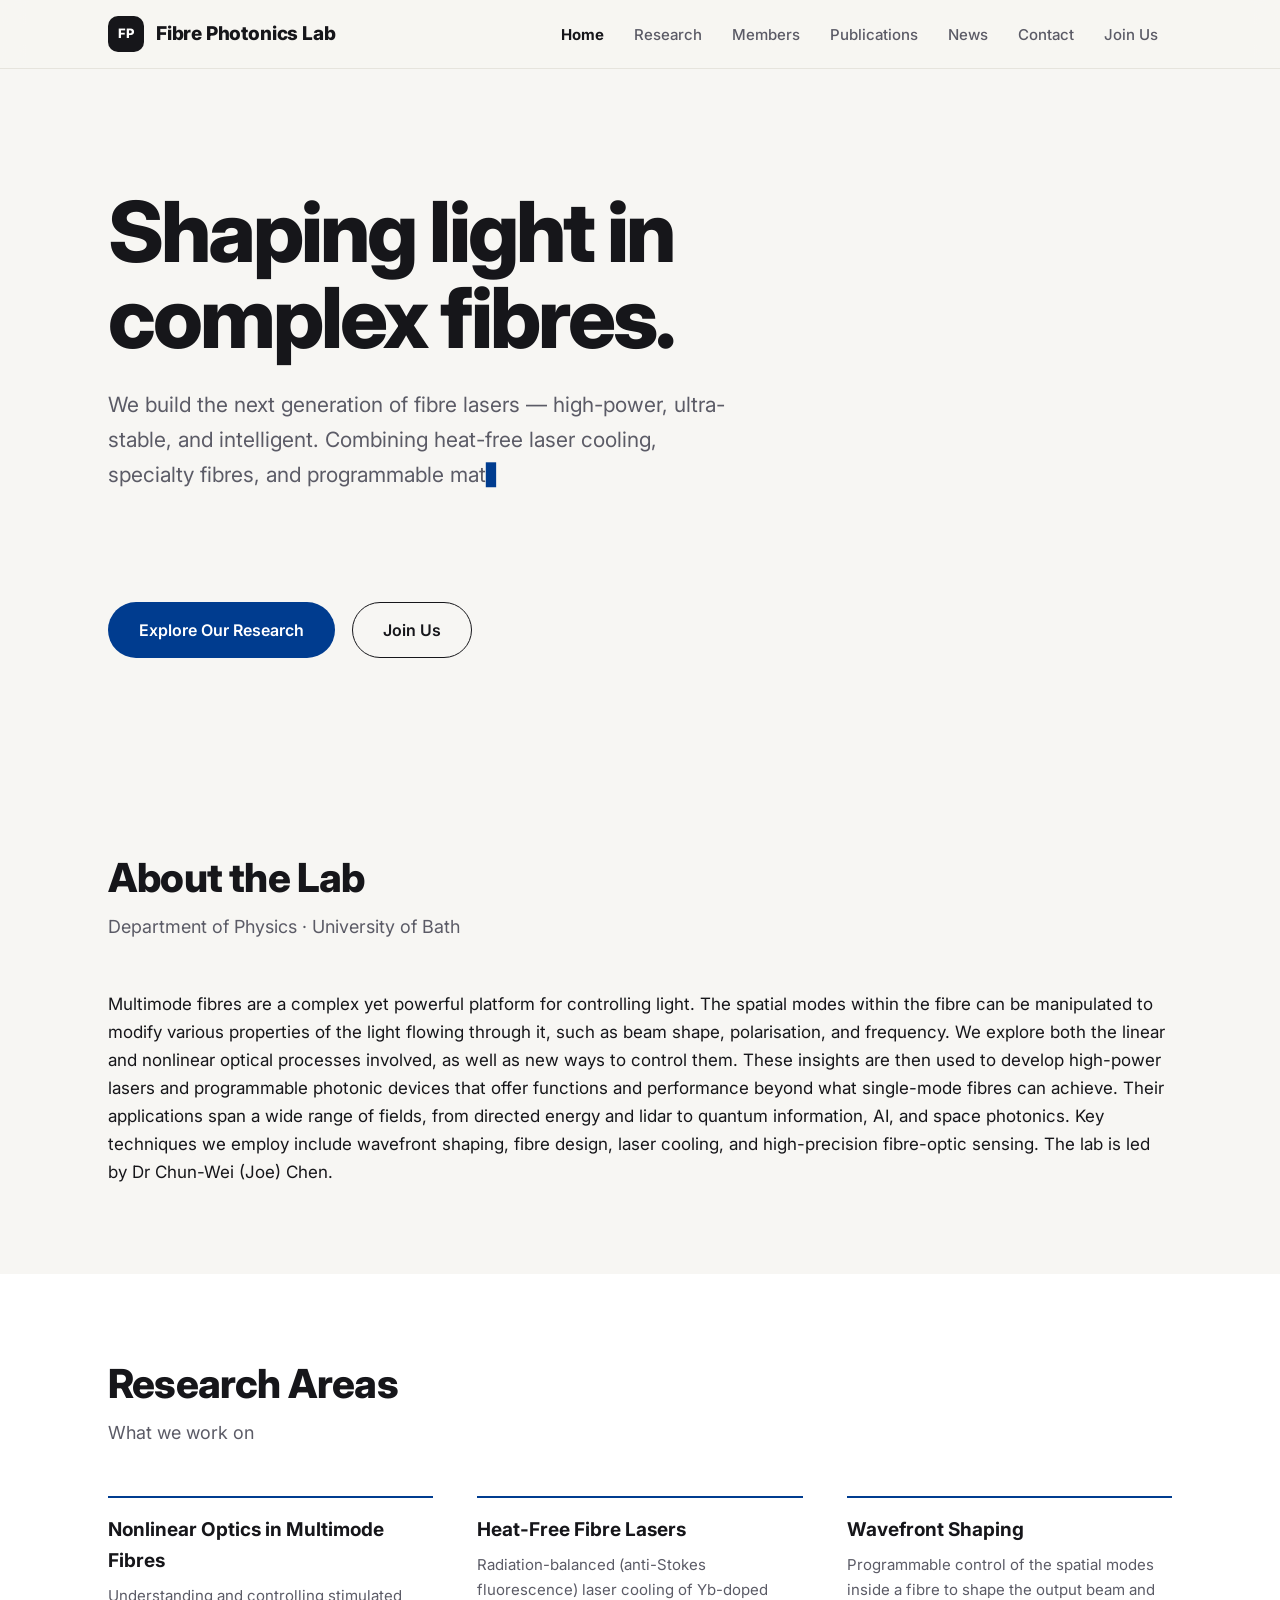
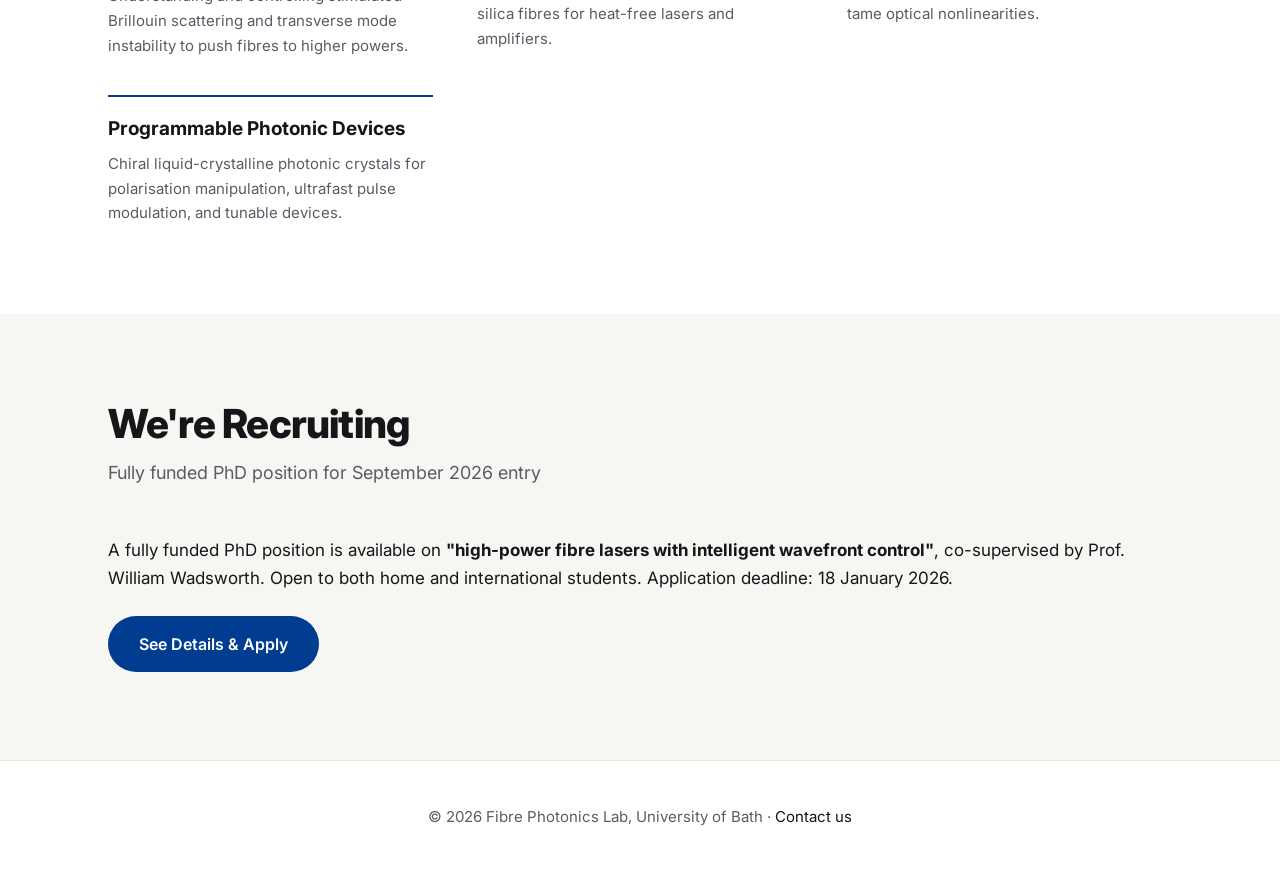
<file: index.html>
<!DOCTYPE html>
<!-- ============================================================
     首頁 (index.html)
     這是網站的門面。想改文字，直接修改下面 <h1>、<p> 等標籤裡的文字。
     ============================================================ -->
<html lang="en">
<head>
  <meta charset="UTF-8">
  <meta name="viewport" content="width=device-width, initial-scale=1.0">
  <title>Fibre Photonics Lab — University of Bath</title>
  <link rel="preconnect" href="https://fonts.googleapis.com">
  <link rel="preconnect" href="https://fonts.gstatic.com" crossorigin>
  <link href="https://fonts.googleapis.com/css2?family=Inter:wght@400;500;600;700;800&display=swap" rel="stylesheet">
  <link rel="stylesheet" href="css/style.css?v=10">
  <script src="js/nav.js?v=10" defer></script>
</head>
<body>

  <!-- 頁首導覽列（每一頁都一樣，改的時候每頁都要改） -->
  <header class="site-header">
    <nav class="nav">
      <a href="index.html" class="nav-brand">
        <span class="nav-logo">FP</span>
        <span>Fibre Photonics Lab</span>
      </a>
      <ul class="nav-links">
        <li><a href="index.html" class="active">Home</a></li>
        <li><a href="research.html">Research</a></li>
        <li><a href="members.html">Members</a></li>
        <li><a href="publications.html">Publications</a></li>
        <li><a href="news.html">News</a></li>
        <li><a href="contact.html">Contact</a></li>
        <li><a href="join.html">Join Us</a></li>
      </ul>
    </nav>
  </header>

  <!-- 首頁大圖區 -->
  <section class="hero">
    <div class="container">
      <h1>Shaping light in<br>complex fibres.</h1>
      <!-- 這段 hero 介紹有兩種版本，每次重新整理由下方 <script> 隨機顯示其一。
           預設文字（給未啟用 JavaScript 的訪客）為版本 A。 -->
      <p id="hero-blurb">We study the linear and nonlinear optics of multimode fibres,
         using wavefront shaping to control how light propagates and amplifies inside them.
         By steering the many spatial modes of a fibre, we tame nonlinear effects and sculpt
         the output beam — turning complexity into a tool for building brighter, cleaner, and
         more controllable light sources.</p>
      <a href="research.html" class="btn">Explore Our Research</a>
      <a href="join.html" class="btn btn-outline">Join Us</a>
    </div>
  </section>

  <!-- 簡介區（採用官方研究說明） -->
  <section class="section">
    <div class="container">
      <h2>About the Lab</h2>
      <p class="subtitle">Department of Physics · University of Bath</p>
      <p>
        Multimode fibres are a complex yet powerful platform for controlling light.
        The spatial modes within the fibre can be manipulated to modify various
        properties of the light flowing through it, such as beam shape, polarisation,
        and frequency. We explore both the linear and nonlinear optical processes
        involved, as well as new ways to control them. These insights are then used
        to develop high-power lasers and programmable photonic devices that offer
        functions and performance beyond what single-mode fibres can achieve. Their
        applications span a wide range of fields, from directed energy and lidar to
        quantum information, AI, and space photonics. Key techniques we employ include
        wavefront shaping, fibre design, laser cooling, and high-precision fibre-optic
        sensing. The lab is led by Dr Chun-Wei (Joe) Chen.
      </p>
    </div>
  </section>

  <!-- 研究方向預覽 -->
  <section class="section section-soft">
    <div class="container">
      <h2>Research Areas</h2>
      <p class="subtitle">What we work on</p>
      <div class="feature-grid">
        <div class="feature">
          <h3>Nonlinear Optics in Multimode Fibres</h3>
          <p>Understanding and controlling stimulated Brillouin scattering and transverse
             mode instability to push fibres to higher powers.</p>
        </div>
        <div class="feature">
          <h3>Heat-Free Fibre Lasers</h3>
          <p>Radiation-balanced (anti-Stokes fluorescence) laser cooling of Yb-doped
             silica fibres for heat-free lasers and amplifiers.</p>
        </div>
        <div class="feature">
          <h3>Wavefront Shaping</h3>
          <p>Programmable control of the spatial modes inside a fibre to shape the output
             beam and tame optical nonlinearities.</p>
        </div>
        <div class="feature">
          <h3>Programmable Photonic Devices</h3>
          <p>Chiral liquid-crystalline photonic crystals for polarisation manipulation,
             ultrafast pulse modulation, and tunable devices.</p>
        </div>
      </div>
    </div>
  </section>

  <!-- 招生提示 -->
  <section class="section">
    <div class="container">
      <h2>We're Recruiting</h2>
      <p class="subtitle">Fully funded PhD position for September 2026 entry</p>
      <p>
        A fully funded PhD position is available on <strong>"high-power fibre lasers with
        intelligent wavefront control"</strong>, co-supervised by Prof. William Wadsworth.
        Open to both home and international students. Application deadline: 18 January 2026.
      </p>
      <p style="margin-top:24px;"><a href="join.html" class="btn">See Details &amp; Apply</a></p>
    </div>
  </section>

  <!-- 頁尾（每一頁都一樣） -->
  <footer class="site-footer">
    <div class="container">
      <p>© 2026 Fibre Photonics Lab, University of Bath ·
         <a href="contact.html">Contact us</a></p>
    </div>
  </footer>

  <!-- Hero 介紹段落：兩種版本，每次載入隨機顯示其一。
       要修改文字，改下面陣列裡的兩個字串即可（用半形雙引號包住，結尾加逗號）。 -->
  <script>
    (function () {
      var blurbs = [
        "We study the linear and nonlinear optics of multimode fibres, using wavefront shaping to control how light propagates and amplifies inside them. By steering the many spatial modes of a fibre, we tame nonlinear effects and sculpt the output beam — turning complexity into a tool for building brighter, cleaner, and more controllable light sources.",
        "We build the next generation of fibre lasers — high-power, ultra-stable, and intelligent. Combining heat-free laser cooling, specialty fibres, and programmable materials, our work powers advances from quantum computing and precision sensing to advanced manufacturing and future communications."
      ];
      var el = document.getElementById('hero-blurb');
      if (!el) return;
      var full = blurbs[Math.floor(Math.random() * blurbs.length)];

      // 尊重系統「減少動態效果」設定：直接顯示完整文字，不做動畫
      if (window.matchMedia && window.matchMedia('(prefers-reduced-motion: reduce)').matches) {
        el.textContent = full;
        return;
      }

      // 打字機效果：整段文字一開始就「佔好版面」（未打出的部分透明），
      // 因此逐字顯示時段落高度不變，下方按鈕完全不會移動。
      el.textContent = '';
      var typed = document.createTextNode('');        // 已顯示（正常顏色）
      var caret = document.createElement('span');      // 游標（寬度 0，不影響排版）
      caret.className = 'type-caret';
      caret.setAttribute('aria-hidden', 'true');
      caret.textContent = '▋';
      var rest = document.createElement('span');       // 未顯示（透明，仍佔位置）
      rest.className = 'type-rest';
      var restText = document.createTextNode(full);
      rest.appendChild(restText);
      el.appendChild(typed);
      el.appendChild(caret);
      el.appendChild(rest);

      var msPerChar = 12;                          // 每字約 12ms（整段約 3–4 秒；想調快慢改這個數字即可）
      var duration = full.length * msPerChar, start = null;
      function step(ts) {
        if (start === null) start = ts;
        var p = Math.min((ts - start) / duration, 1);
        var n = Math.ceil(p * full.length);
        typed.nodeValue = full.slice(0, n);
        restText.nodeValue = full.slice(n);
        if (p < 1) {
          requestAnimationFrame(step);
        } else {
          typed.nodeValue = full;
          restText.nodeValue = '';
          if (caret.parentNode) caret.parentNode.removeChild(caret);
          if (rest.parentNode) rest.parentNode.removeChild(rest);
        }
      }
      requestAnimationFrame(step);
    })();
  </script>

</body>
</html>
</file>
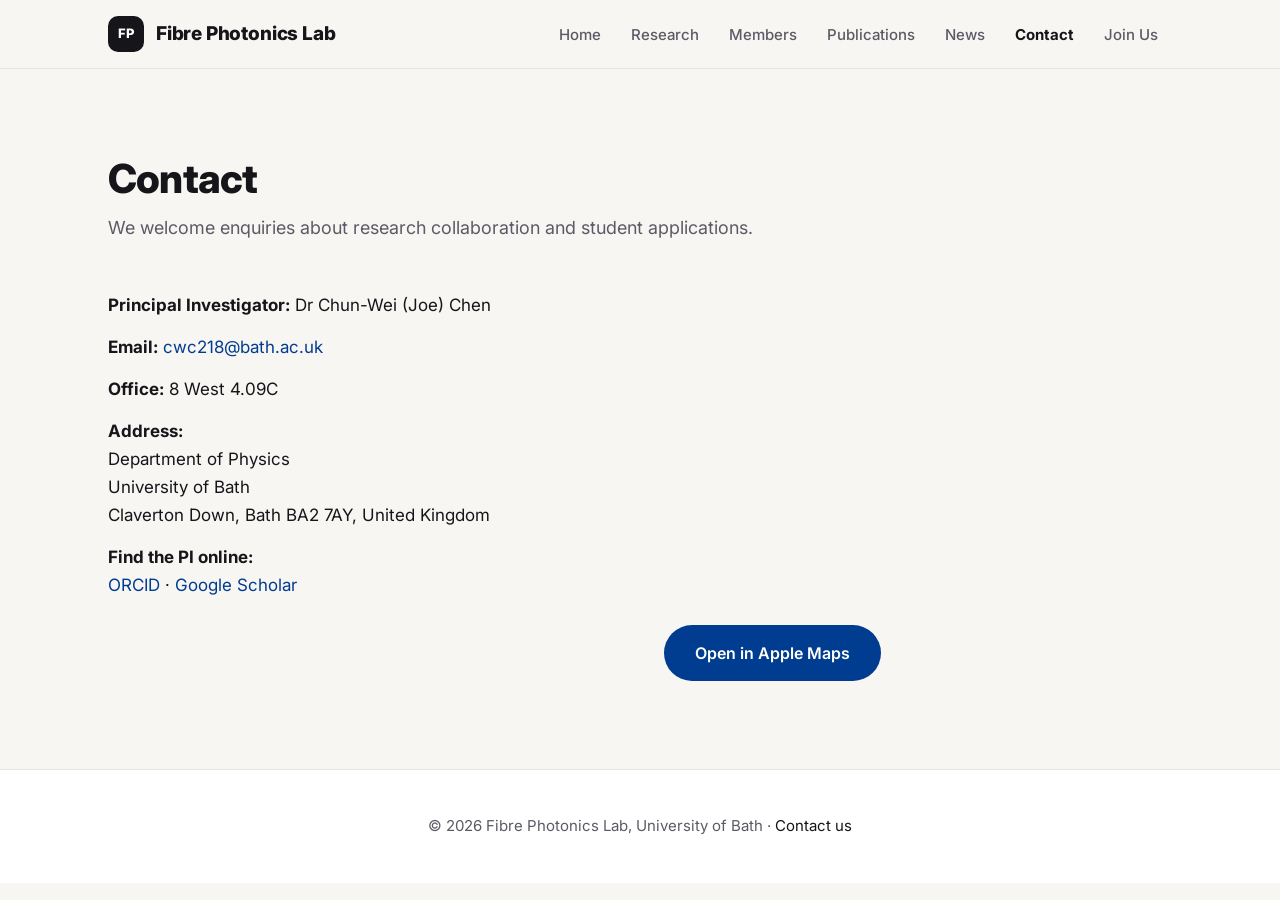
<file: contact.html>
<!DOCTYPE html>
<!-- 聯絡頁 (contact.html)：聯絡資訊與地址。 -->
<html lang="en">
<head>
  <meta charset="UTF-8">
  <meta name="viewport" content="width=device-width, initial-scale=1.0">
  <title>Contact — Fibre Photonics Lab</title>
  <link rel="preconnect" href="https://fonts.googleapis.com">
  <link rel="preconnect" href="https://fonts.gstatic.com" crossorigin>
  <link href="https://fonts.googleapis.com/css2?family=Inter:wght@400;500;600;700;800&display=swap" rel="stylesheet">
  <link rel="stylesheet" href="css/style.css?v=10">
  <script src="js/nav.js?v=10" defer></script>
</head>
<body>

  <header class="site-header">
    <nav class="nav">
      <a href="index.html" class="nav-brand">
        <span class="nav-logo">FP</span><span>Fibre Photonics Lab</span>
      </a>
      <ul class="nav-links">
        <li><a href="index.html">Home</a></li>
        <li><a href="research.html">Research</a></li>
        <li><a href="members.html">Members</a></li>
        <li><a href="publications.html">Publications</a></li>
        <li><a href="news.html">News</a></li>
        <li><a href="contact.html" class="active">Contact</a></li>
        <li><a href="join.html">Join Us</a></li>
      </ul>
    </nav>
  </header>

  <section class="section">
    <div class="container">
      <h2>Contact</h2>
      <p class="subtitle">We welcome enquiries about research collaboration and student applications.</p>

      <div class="contact-grid">
        <div class="contact-info">
          <p><strong>Principal Investigator:</strong> Dr Chun-Wei (Joe) Chen</p>
          <p><strong>Email:</strong> <a href="mailto:cwc218@bath.ac.uk">cwc218@bath.ac.uk</a></p>
          <p><strong>Office:</strong> 8 West 4.09C</p>
          <p><strong>Address:</strong><br>
             Department of Physics<br>
             University of Bath<br>
             Claverton Down, Bath BA2 7AY, United Kingdom</p>
          <p><strong>Find the PI online:</strong><br>
             <a href="https://orcid.org/0000-0002-2020-5332">ORCID</a> ·
             <a href="https://scholar.google.com/citations?user=PyiySQgAAAAJ&amp;hl=zh-TW">Google Scholar</a></p>
        </div>
        <div>
          <iframe
            class="map-embed"
            src="https://www.google.com/maps?q=University+of+Bath,+Claverton+Down,+Bath+BA2+7AY&output=embed"
            loading="lazy"
            referrerpolicy="no-referrer-when-downgrade"
            title="Map of the University of Bath"
            allowfullscreen></iframe>
          <p class="map-actions">
            <a class="btn" href="https://maps.apple.com/?q=University%20of%20Bath&ll=51.3782,-2.3267">Open in Apple Maps</a>
          </p>
        </div>
      </div>
    </div>
  </section>

  <footer class="site-footer">
    <div class="container">
      <p>© 2026 Fibre Photonics Lab, University of Bath ·
         <a href="contact.html">Contact us</a></p>
    </div>
  </footer>

</body>
</html>
</file>
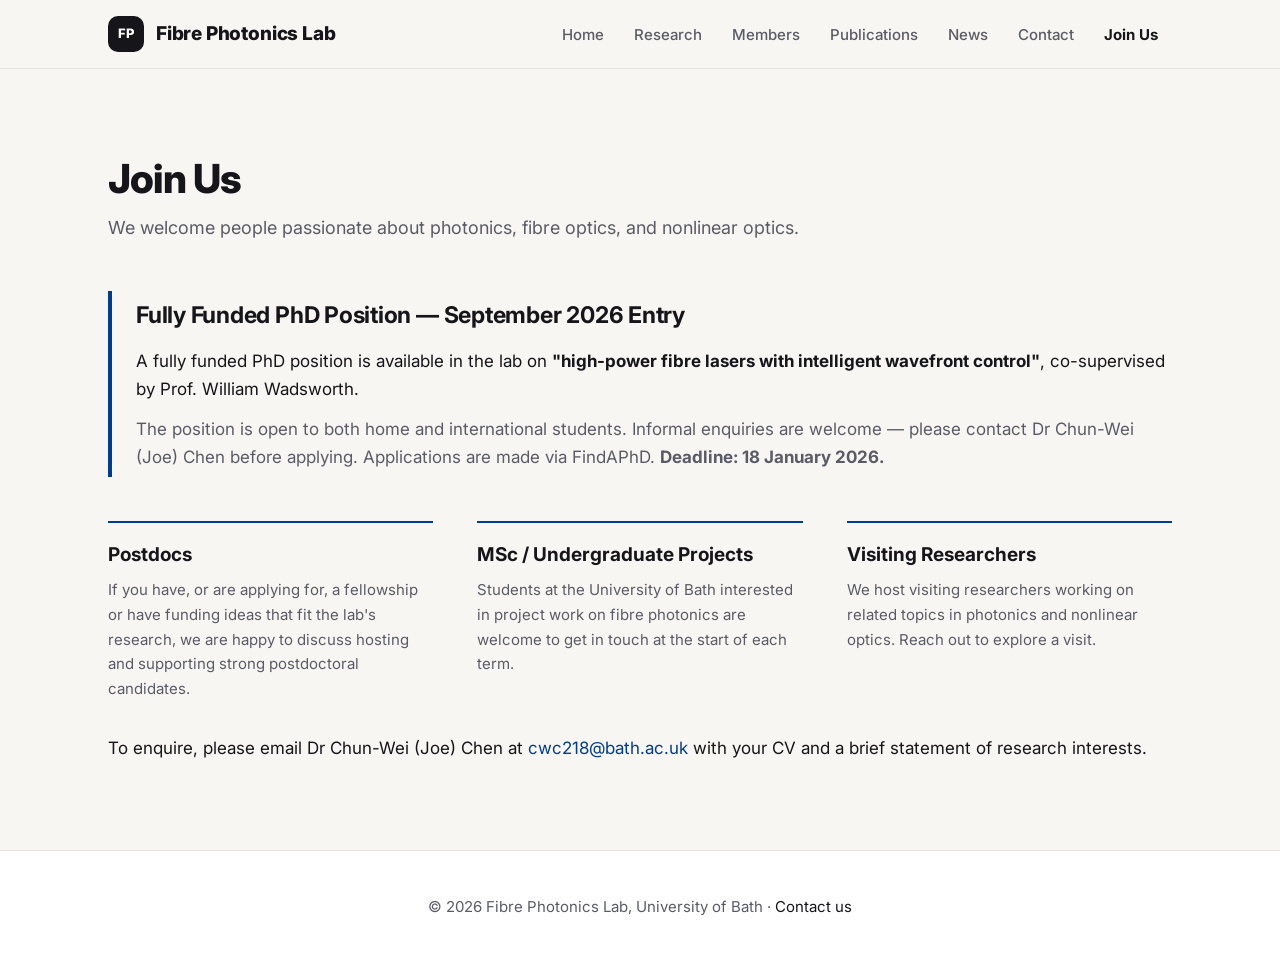
<file: join.html>
<!DOCTYPE html>
<!-- 加入我們 (join.html)：招生與職缺資訊。 -->
<html lang="en">
<head>
  <meta charset="UTF-8">
  <meta name="viewport" content="width=device-width, initial-scale=1.0">
  <title>Join Us — Fibre Photonics Lab</title>
  <link rel="preconnect" href="https://fonts.googleapis.com">
  <link rel="preconnect" href="https://fonts.gstatic.com" crossorigin>
  <link href="https://fonts.googleapis.com/css2?family=Inter:wght@400;500;600;700;800&display=swap" rel="stylesheet">
  <link rel="stylesheet" href="css/style.css?v=10">
  <script src="js/nav.js?v=10" defer></script>
</head>
<body>

  <header class="site-header">
    <nav class="nav">
      <a href="index.html" class="nav-brand">
        <span class="nav-logo">FP</span><span>Fibre Photonics Lab</span>
      </a>
      <ul class="nav-links">
        <li><a href="index.html">Home</a></li>
        <li><a href="research.html">Research</a></li>
        <li><a href="members.html">Members</a></li>
        <li><a href="publications.html">Publications</a></li>
        <li><a href="news.html">News</a></li>
        <li><a href="contact.html">Contact</a></li>
        <li><a href="join.html" class="active">Join Us</a></li>
      </ul>
    </nav>
  </header>

  <section class="section">
    <div class="container">
      <h2>Join Us</h2>
      <p class="subtitle">We welcome people passionate about photonics, fibre optics, and nonlinear optics.</p>

      <!-- 重點職缺（左側強調線，非方框） -->
      <div class="highlight">
        <h3>Fully Funded PhD Position — September 2026 Entry</h3>
        <p style="color:var(--color-ink); margin-bottom:12px;">
          A fully funded PhD position is available in the lab on
          <strong>"high-power fibre lasers with intelligent wavefront control"</strong>,
          co-supervised by Prof. William Wadsworth.
        </p>
        <p>
          The position is open to both home and international students. Informal enquiries
          are welcome — please contact Dr Chun-Wei (Joe) Chen before applying. Applications are made
          via FindAPhD. <strong>Deadline: 18 January 2026.</strong>
        </p>
      </div>

      <div class="feature-grid">
        <div class="feature">
          <h3>Postdocs</h3>
          <p>If you have, or are applying for, a fellowship or have funding ideas that fit
             the lab's research, we are happy to discuss hosting and supporting strong
             postdoctoral candidates.</p>
        </div>
        <div class="feature">
          <h3>MSc / Undergraduate Projects</h3>
          <p>Students at the University of Bath interested in project work on fibre photonics
             are welcome to get in touch at the start of each term.</p>
        </div>
        <div class="feature">
          <h3>Visiting Researchers</h3>
          <p>We host visiting researchers working on related topics in photonics and
             nonlinear optics. Reach out to explore a visit.</p>
        </div>
      </div>

      <p style="margin-top:32px;">
        To enquire, please email Dr Chun-Wei (Joe) Chen at
        <a href="mailto:cwc218@bath.ac.uk">cwc218@bath.ac.uk</a> with your CV and a brief
        statement of research interests.
      </p>
    </div>
  </section>

  <footer class="site-footer">
    <div class="container">
      <p>© 2026 Fibre Photonics Lab, University of Bath ·
         <a href="contact.html">Contact us</a></p>
    </div>
  </footer>

</body>
</html>
</file>
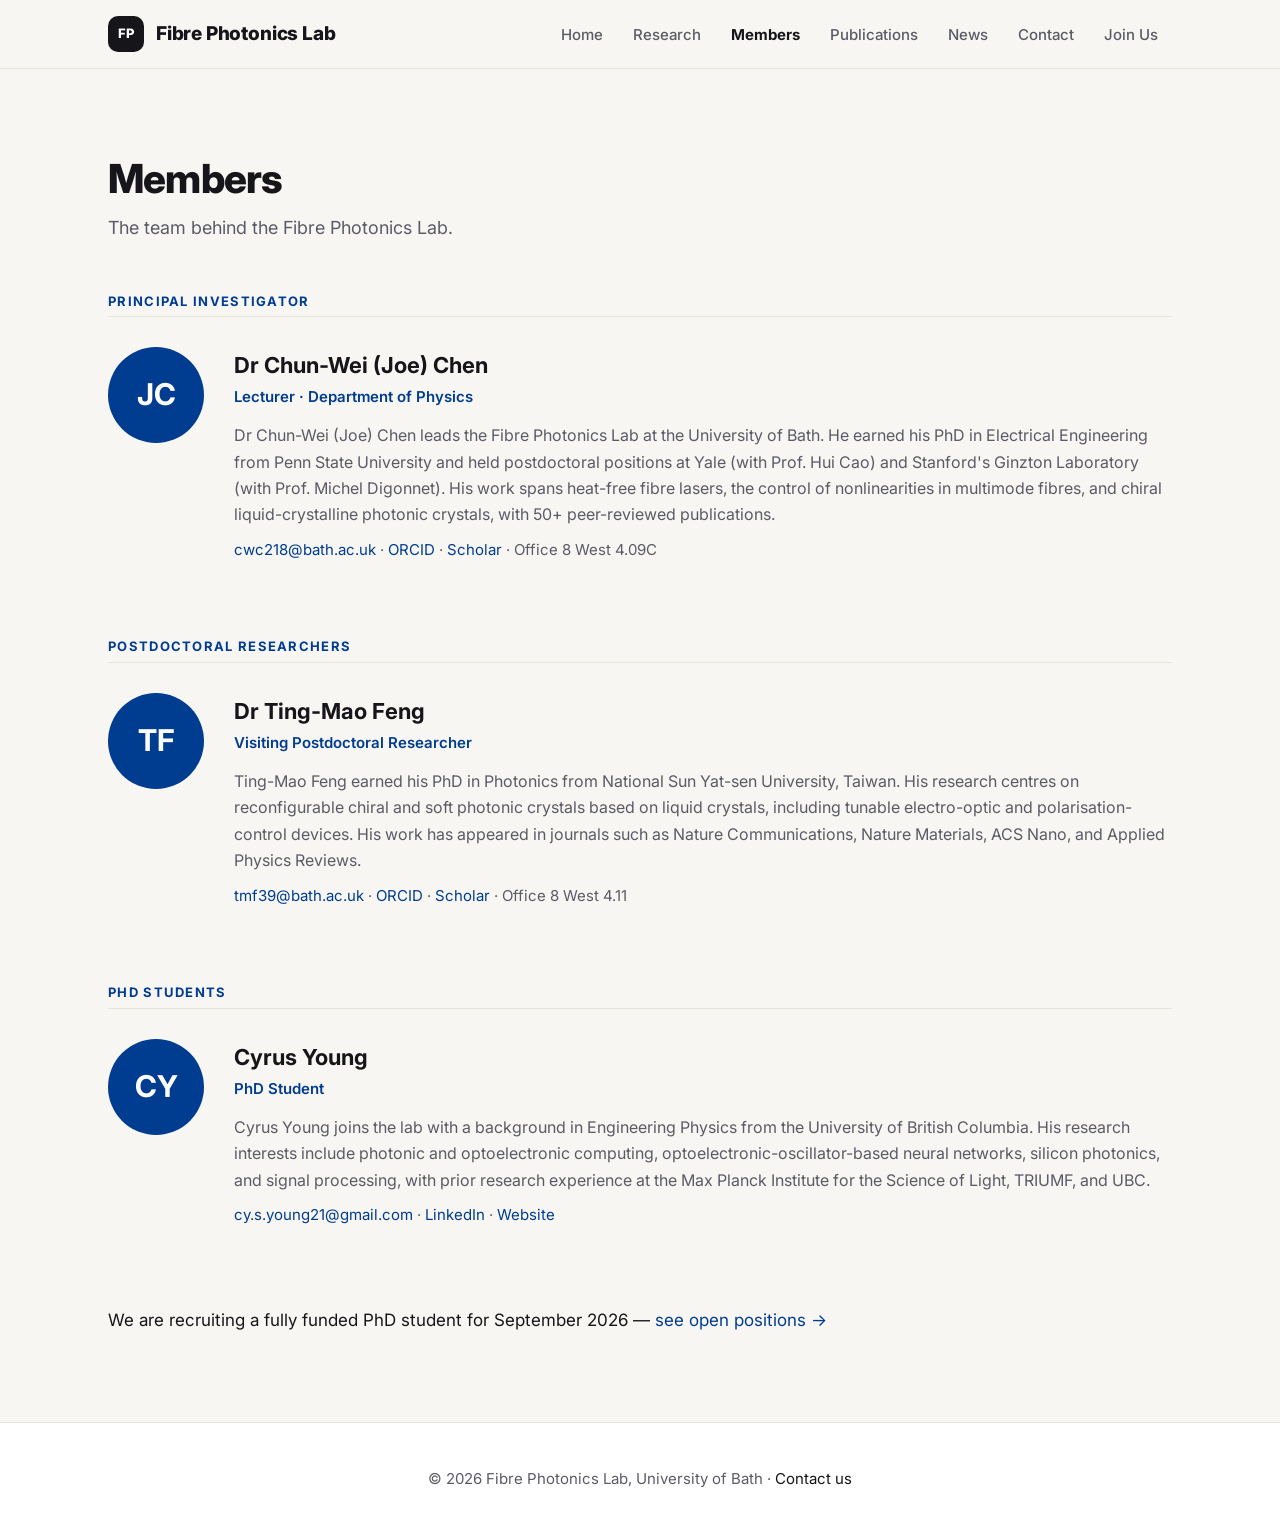
<file: members.html>
<!DOCTYPE html>
<!-- 成員頁 (people.html) — 名冊式排版
     每位成員是一個 <div class="profile-row">，上下用細線分隔，不用方框。
     頭像目前用姓名縮寫；要放真實照片時，把 <div class="avatar">XX</div>
     換成 <div class="avatar"><img src="images/檔名.jpg" alt="姓名"></div> 即可。 -->
<html lang="en">
<head>
  <meta charset="UTF-8">
  <meta name="viewport" content="width=device-width, initial-scale=1.0">
  <title>Members — Fibre Photonics Lab</title>
  <link rel="preconnect" href="https://fonts.googleapis.com">
  <link rel="preconnect" href="https://fonts.gstatic.com" crossorigin>
  <link href="https://fonts.googleapis.com/css2?family=Inter:wght@400;500;600;700;800&display=swap" rel="stylesheet">
  <link rel="stylesheet" href="css/style.css?v=10">
  <script src="js/nav.js?v=10" defer></script>
</head>
<body>

  <header class="site-header">
    <nav class="nav">
      <a href="index.html" class="nav-brand">
        <span class="nav-logo">FP</span><span>Fibre Photonics Lab</span>
      </a>
      <ul class="nav-links">
        <li><a href="index.html">Home</a></li>
        <li><a href="research.html">Research</a></li>
        <li><a href="members.html" class="active">Members</a></li>
        <li><a href="publications.html">Publications</a></li>
        <li><a href="news.html">News</a></li>
        <li><a href="contact.html">Contact</a></li>
        <li><a href="join.html">Join Us</a></li>
      </ul>
    </nav>
  </header>

  <section class="section">
    <div class="container">
      <h2>Members</h2>
      <p class="subtitle">The team behind the Fibre Photonics Lab.</p>

      <div class="roster">

        <p class="role-group">Principal Investigator</p>
        <div class="profile-row">
          <div class="avatar">JC</div>
          <div class="profile-body">
            <h3>Dr Chun-Wei (Joe) Chen</h3>
            <p class="role">Lecturer · Department of Physics</p>
            <p class="bio">
              Dr Chun-Wei (Joe) Chen leads the Fibre Photonics Lab at the University of
              Bath. He earned his PhD in Electrical Engineering from Penn State University and
              held postdoctoral positions at Yale (with Prof. Hui Cao) and Stanford's Ginzton
              Laboratory (with Prof. Michel Digonnet). His work spans heat-free fibre lasers,
              the control of nonlinearities in multimode fibres, and chiral liquid-crystalline
              photonic crystals, with 50+ peer-reviewed publications.
            </p>
            <p class="links">
              <a href="mailto:cwc218@bath.ac.uk">cwc218@bath.ac.uk</a> ·
              <a href="https://orcid.org/0000-0002-2020-5332">ORCID</a> ·
              <a href="https://scholar.google.com/citations?user=PyiySQgAAAAJ&amp;hl=zh-TW">Scholar</a> ·
              Office 8 West 4.09C
            </p>
          </div>
        </div>

        <p class="role-group">Postdoctoral Researchers</p>
        <div class="profile-row">
          <div class="avatar">TF</div>
          <div class="profile-body">
            <h3>Dr Ting-Mao Feng</h3>
            <p class="role">Visiting Postdoctoral Researcher</p>
            <p class="bio">
              Ting-Mao Feng earned his PhD in Photonics from National Sun Yat-sen University,
              Taiwan. His research centres on reconfigurable chiral and soft photonic crystals
              based on liquid crystals, including tunable electro-optic and polarisation-control
              devices. His work has appeared in journals such as Nature Communications, Nature
              Materials, ACS Nano, and Applied Physics Reviews.
            </p>
            <p class="links">
              <a href="mailto:tmf39@bath.ac.uk">tmf39@bath.ac.uk</a> ·
              <a href="https://orcid.org/0000-0002-1228-0017">ORCID</a> ·
              <a href="https://scholar.google.com/citations?user=cwYlPskAAAAJ">Scholar</a> ·
              Office 8 West 4.11
            </p>
          </div>
        </div>

        <p class="role-group">PhD Students</p>
        <div class="profile-row">
          <div class="avatar">CY</div>
          <div class="profile-body">
            <h3>Cyrus Young</h3>
            <p class="role">PhD Student</p>
            <p class="bio">
              Cyrus Young joins the lab with a background in Engineering Physics from the
              University of British Columbia. His research interests include photonic and
              optoelectronic computing, optoelectronic-oscillator-based neural networks,
              silicon photonics, and signal processing, with prior research experience at
              the Max Planck Institute for the Science of Light, TRIUMF, and UBC.
            </p>
            <p class="links">
              <a href="mailto:cy.s.young21@gmail.com">cy.s.young21@gmail.com</a> ·
              <a href="https://www.linkedin.com/in/cyrusyoung/">LinkedIn</a> ·
              <a href="https://psiguy500.github.io">Website</a>
            </p>
          </div>
        </div>

      </div>

      <p style="margin-top:48px;">
        We are recruiting a fully funded PhD student for September 2026 —
        <a href="join.html">see open positions →</a>
      </p>
    </div>
  </section>

  <footer class="site-footer">
    <div class="container">
      <p>© 2026 Fibre Photonics Lab, University of Bath ·
         <a href="contact.html">Contact us</a></p>
    </div>
  </footer>

</body>
</html>
</file>
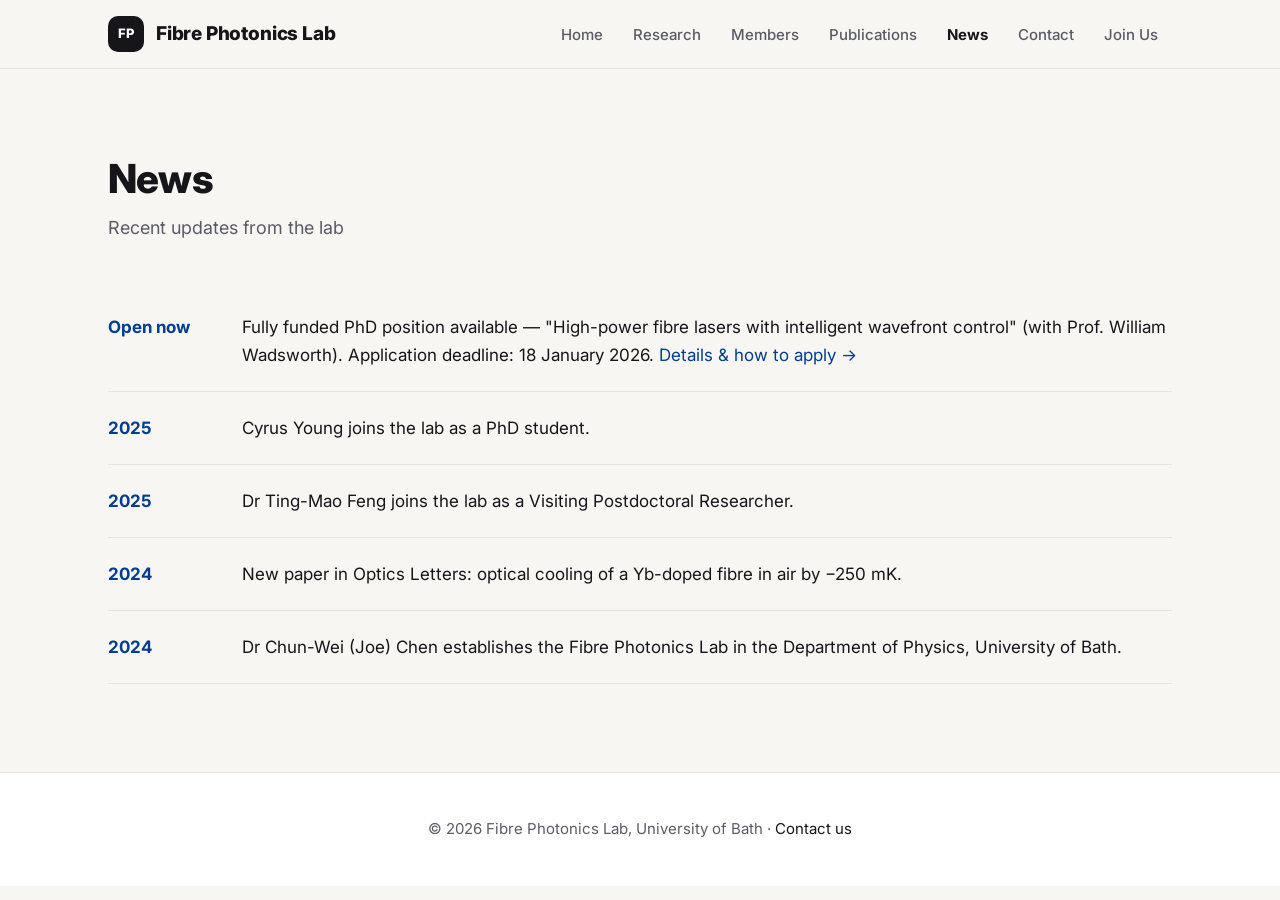
<file: news.html>
<!DOCTYPE html>
<!-- 消息頁 (news.html)：實驗室動態。新增一則就複製一個 .news-item 區塊。
     ⚠️ 下面幾則是依你提供的資訊整理的「起始範例」，日期/細節請依實際情況調整。 -->
<html lang="en">
<head>
  <meta charset="UTF-8">
  <meta name="viewport" content="width=device-width, initial-scale=1.0">
  <title>News — Fibre Photonics Lab</title>
  <link rel="preconnect" href="https://fonts.googleapis.com">
  <link rel="preconnect" href="https://fonts.gstatic.com" crossorigin>
  <link href="https://fonts.googleapis.com/css2?family=Inter:wght@400;500;600;700;800&display=swap" rel="stylesheet">
  <link rel="stylesheet" href="css/style.css?v=10">
  <script src="js/nav.js?v=10" defer></script>
</head>
<body>

  <header class="site-header">
    <nav class="nav">
      <a href="index.html" class="nav-brand">
        <span class="nav-logo">FP</span><span>Fibre Photonics Lab</span>
      </a>
      <ul class="nav-links">
        <li><a href="index.html">Home</a></li>
        <li><a href="research.html">Research</a></li>
        <li><a href="members.html">Members</a></li>
        <li><a href="publications.html">Publications</a></li>
        <li><a href="news.html" class="active">News</a></li>
        <li><a href="contact.html">Contact</a></li>
        <li><a href="join.html">Join Us</a></li>
      </ul>
    </nav>
  </header>

  <section class="section">
    <div class="container">
      <h2>News</h2>
      <p class="subtitle">Recent updates from the lab</p>

      <div class="news-item">
        <div class="news-date">Open now</div>
        <div>Fully funded PhD position available — "High-power fibre lasers with intelligent
             wavefront control" (with Prof. William Wadsworth). Application deadline:
             18 January 2026. <a href="join.html">Details &amp; how to apply →</a></div>
      </div>
      <div class="news-item">
        <div class="news-date">2025</div>
        <div>Cyrus Young joins the lab as a PhD student.</div>
      </div>
      <div class="news-item">
        <div class="news-date">2025</div>
        <div>Dr Ting-Mao Feng joins the lab as a Visiting Postdoctoral Researcher.</div>
      </div>
      <div class="news-item">
        <div class="news-date">2024</div>
        <div>New paper in Optics Letters: optical cooling of a Yb-doped fibre in air by −250 mK.</div>
      </div>
      <div class="news-item">
        <div class="news-date">2024</div>
        <div>Dr Chun-Wei (Joe) Chen establishes the Fibre Photonics Lab in the Department of
             Physics, University of Bath.</div>
      </div>
    </div>
  </section>

  <footer class="site-footer">
    <div class="container">
      <p>© 2026 Fibre Photonics Lab, University of Bath ·
         <a href="contact.html">Contact us</a></p>
    </div>
  </footer>

</body>
</html>
</file>
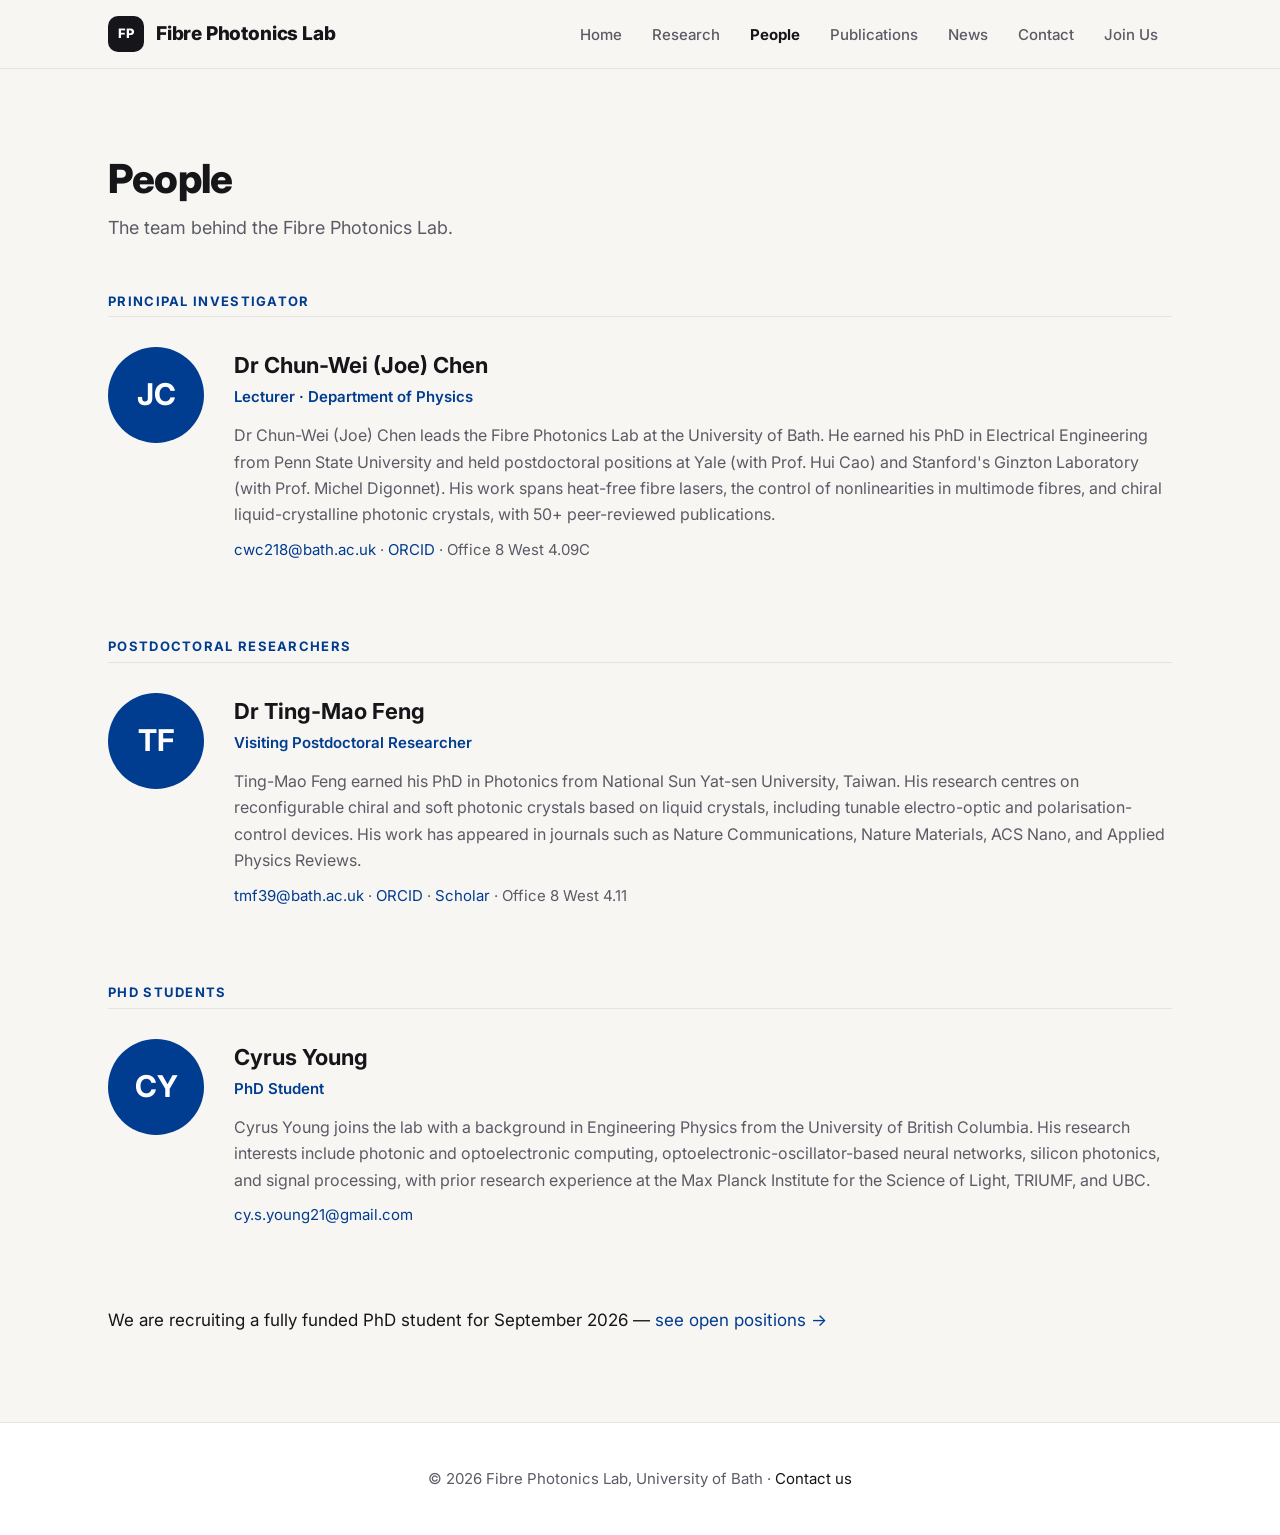
<file: people.html>
<!DOCTYPE html>
<!-- 成員頁 (people.html) — 名冊式排版
     每位成員是一個 <div class="profile-row">，上下用細線分隔，不用方框。
     頭像目前用姓名縮寫；要放真實照片時，把 <div class="avatar">XX</div>
     換成 <div class="avatar"><img src="images/檔名.jpg" alt="姓名"></div> 即可。 -->
<html lang="en">
<head>
  <meta charset="UTF-8">
  <meta name="viewport" content="width=device-width, initial-scale=1.0">
  <title>People — Fibre Photonics Lab</title>
  <link rel="preconnect" href="https://fonts.googleapis.com">
  <link rel="preconnect" href="https://fonts.gstatic.com" crossorigin>
  <link href="https://fonts.googleapis.com/css2?family=Inter:wght@400;500;600;700;800&display=swap" rel="stylesheet">
  <link rel="stylesheet" href="css/style.css">
</head>
<body>

  <header class="site-header">
    <nav class="nav">
      <a href="index.html" class="nav-brand">
        <span class="nav-logo">FP</span><span>Fibre Photonics Lab</span>
      </a>
      <ul class="nav-links">
        <li><a href="index.html">Home</a></li>
        <li><a href="research.html">Research</a></li>
        <li><a href="people.html" class="active">People</a></li>
        <li><a href="publications.html">Publications</a></li>
        <li><a href="news.html">News</a></li>
        <li><a href="contact.html">Contact</a></li>
        <li><a href="join.html">Join Us</a></li>
      </ul>
    </nav>
  </header>

  <section class="section">
    <div class="container">
      <h2>People</h2>
      <p class="subtitle">The team behind the Fibre Photonics Lab.</p>

      <div class="roster">

        <p class="role-group">Principal Investigator</p>
        <div class="profile-row">
          <div class="avatar">JC</div>
          <div class="profile-body">
            <h3>Dr Chun-Wei (Joe) Chen</h3>
            <p class="role">Lecturer · Department of Physics</p>
            <p class="bio">
              Dr Chun-Wei (Joe) Chen leads the Fibre Photonics Lab at the University of
              Bath. He earned his PhD in Electrical Engineering from Penn State University and
              held postdoctoral positions at Yale (with Prof. Hui Cao) and Stanford's Ginzton
              Laboratory (with Prof. Michel Digonnet). His work spans heat-free fibre lasers,
              the control of nonlinearities in multimode fibres, and chiral liquid-crystalline
              photonic crystals, with 50+ peer-reviewed publications.
            </p>
            <p class="links">
              <a href="mailto:cwc218@bath.ac.uk">cwc218@bath.ac.uk</a> ·
              <a href="https://orcid.org/0000-0002-2020-5332">ORCID</a> ·
              Office 8 West 4.09C
            </p>
          </div>
        </div>

        <p class="role-group">Postdoctoral Researchers</p>
        <div class="profile-row">
          <div class="avatar">TF</div>
          <div class="profile-body">
            <h3>Dr Ting-Mao Feng</h3>
            <p class="role">Visiting Postdoctoral Researcher</p>
            <p class="bio">
              Ting-Mao Feng earned his PhD in Photonics from National Sun Yat-sen University,
              Taiwan. His research centres on reconfigurable chiral and soft photonic crystals
              based on liquid crystals, including tunable electro-optic and polarisation-control
              devices. His work has appeared in journals such as Nature Communications, Nature
              Materials, ACS Nano, and Applied Physics Reviews.
            </p>
            <p class="links">
              <a href="mailto:tmf39@bath.ac.uk">tmf39@bath.ac.uk</a> ·
              <a href="https://orcid.org/0000-0002-1228-0017">ORCID</a> ·
              <a href="https://scholar.google.com/citations?user=cwYlPskAAAAJ">Scholar</a> ·
              Office 8 West 4.11
            </p>
          </div>
        </div>

        <p class="role-group">PhD Students</p>
        <div class="profile-row">
          <div class="avatar">CY</div>
          <div class="profile-body">
            <h3>Cyrus Young</h3>
            <p class="role">PhD Student</p>
            <p class="bio">
              Cyrus Young joins the lab with a background in Engineering Physics from the
              University of British Columbia. His research interests include photonic and
              optoelectronic computing, optoelectronic-oscillator-based neural networks,
              silicon photonics, and signal processing, with prior research experience at
              the Max Planck Institute for the Science of Light, TRIUMF, and UBC.
            </p>
            <p class="links">
              <a href="mailto:cy.s.young21@gmail.com">cy.s.young21@gmail.com</a>
            </p>
          </div>
        </div>

      </div>

      <p style="margin-top:48px;">
        We are recruiting a fully funded PhD student for September 2026 —
        <a href="join.html">see open positions →</a>
      </p>
    </div>
  </section>

  <footer class="site-footer">
    <div class="container">
      <p>© 2026 Fibre Photonics Lab, University of Bath ·
         <a href="contact.html">Contact us</a></p>
    </div>
  </footer>

</body>
</html>
</file>
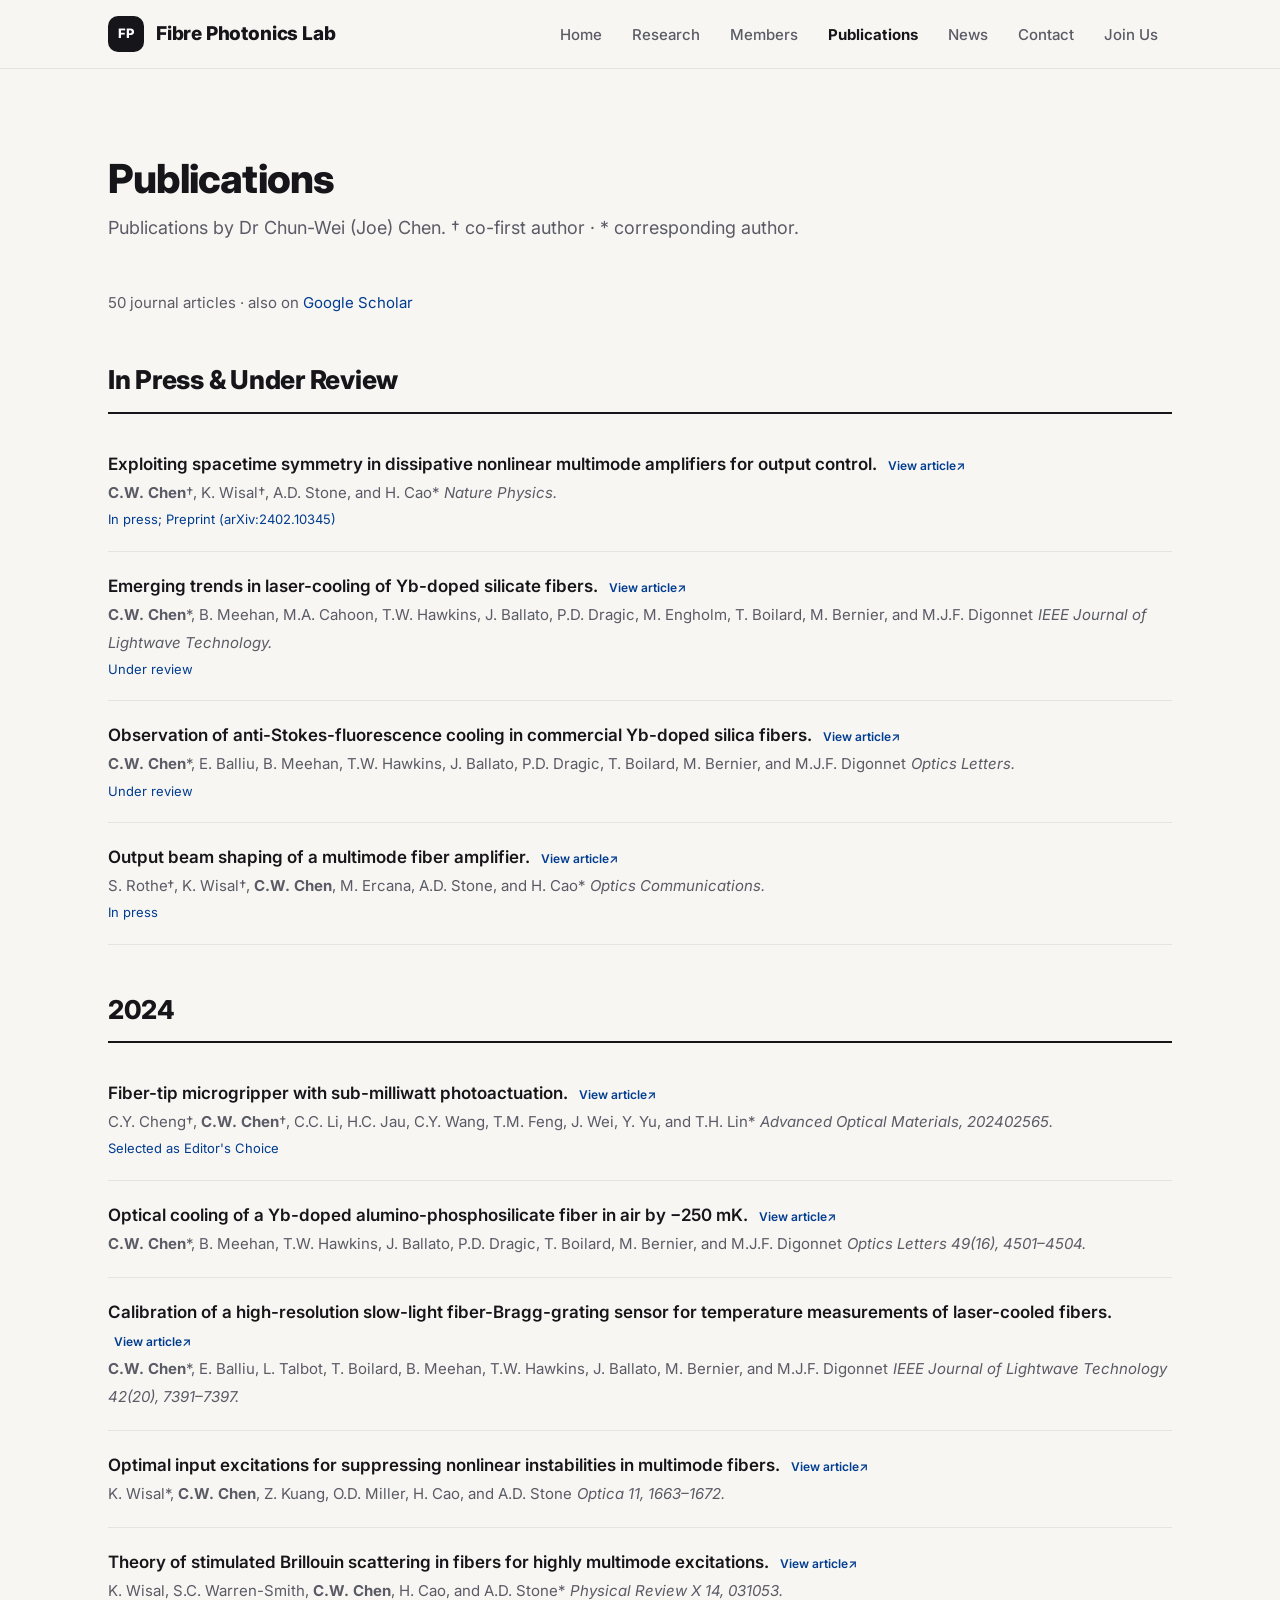
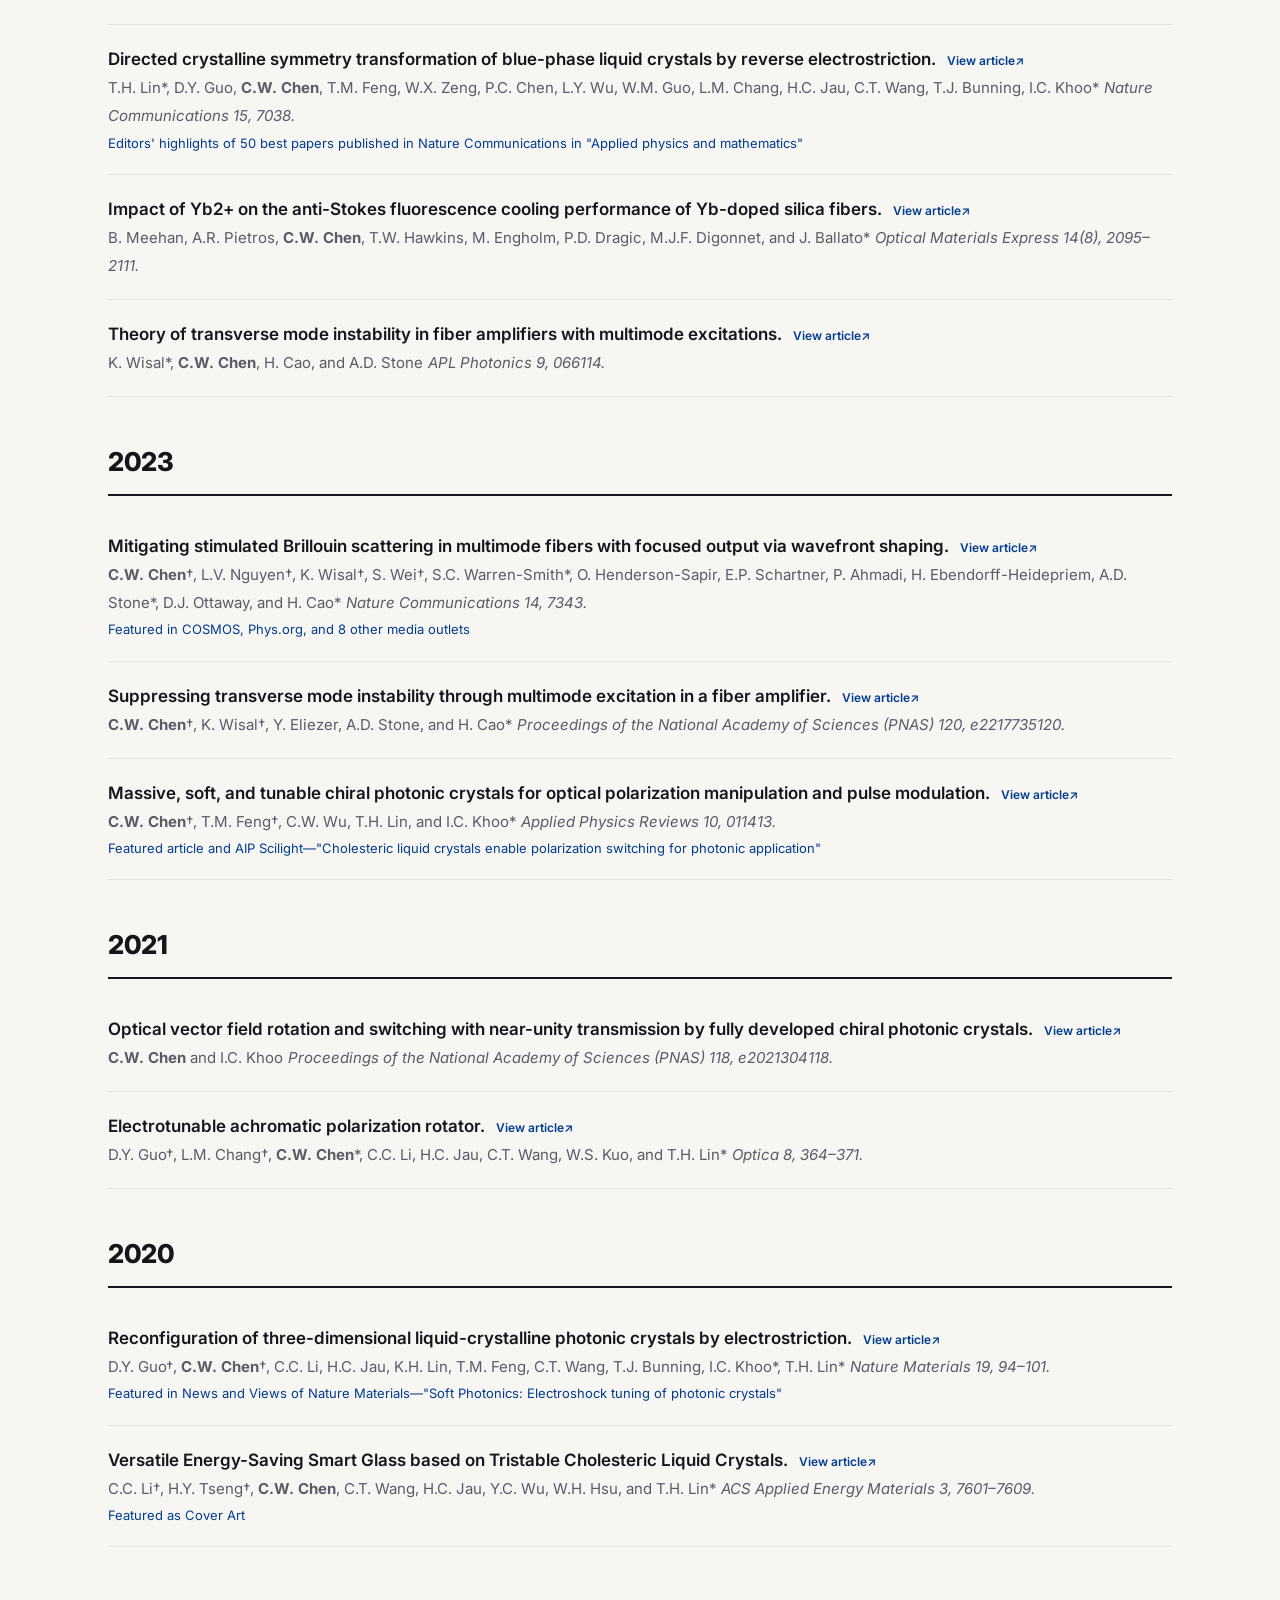
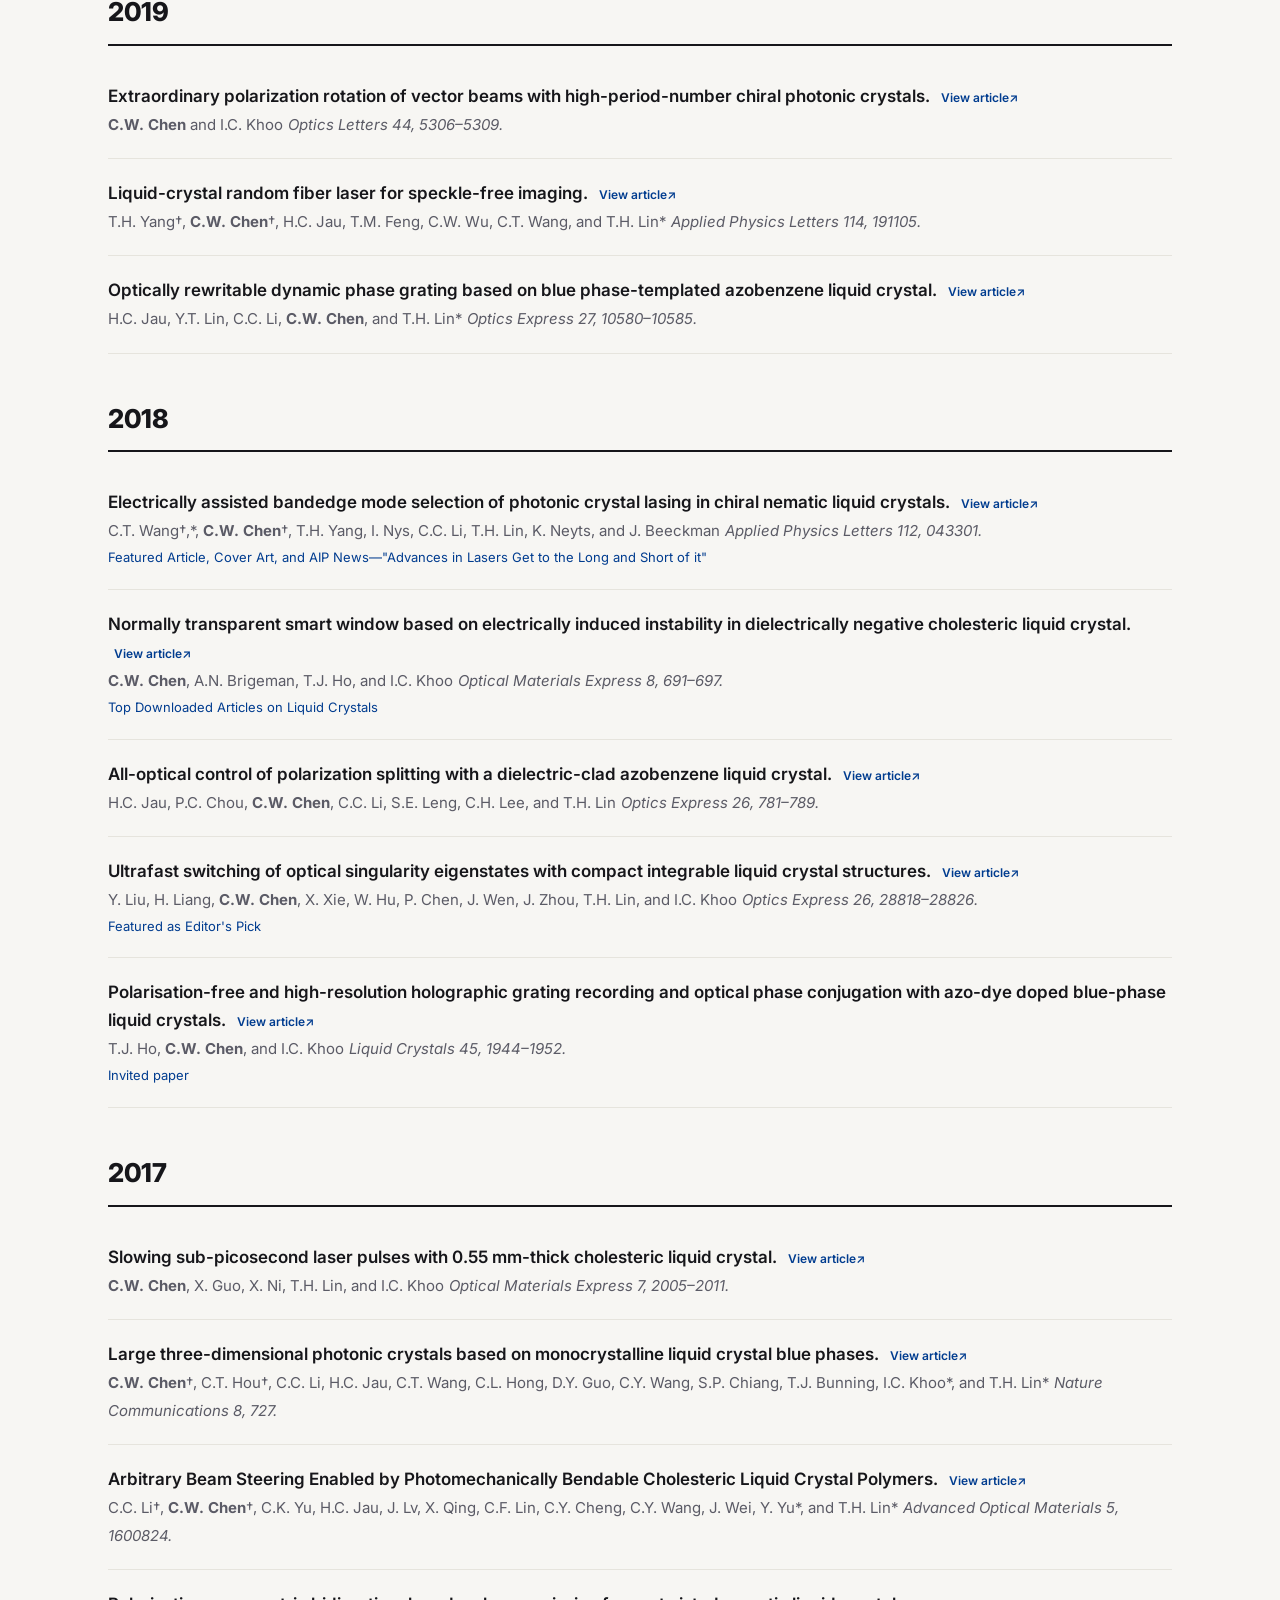
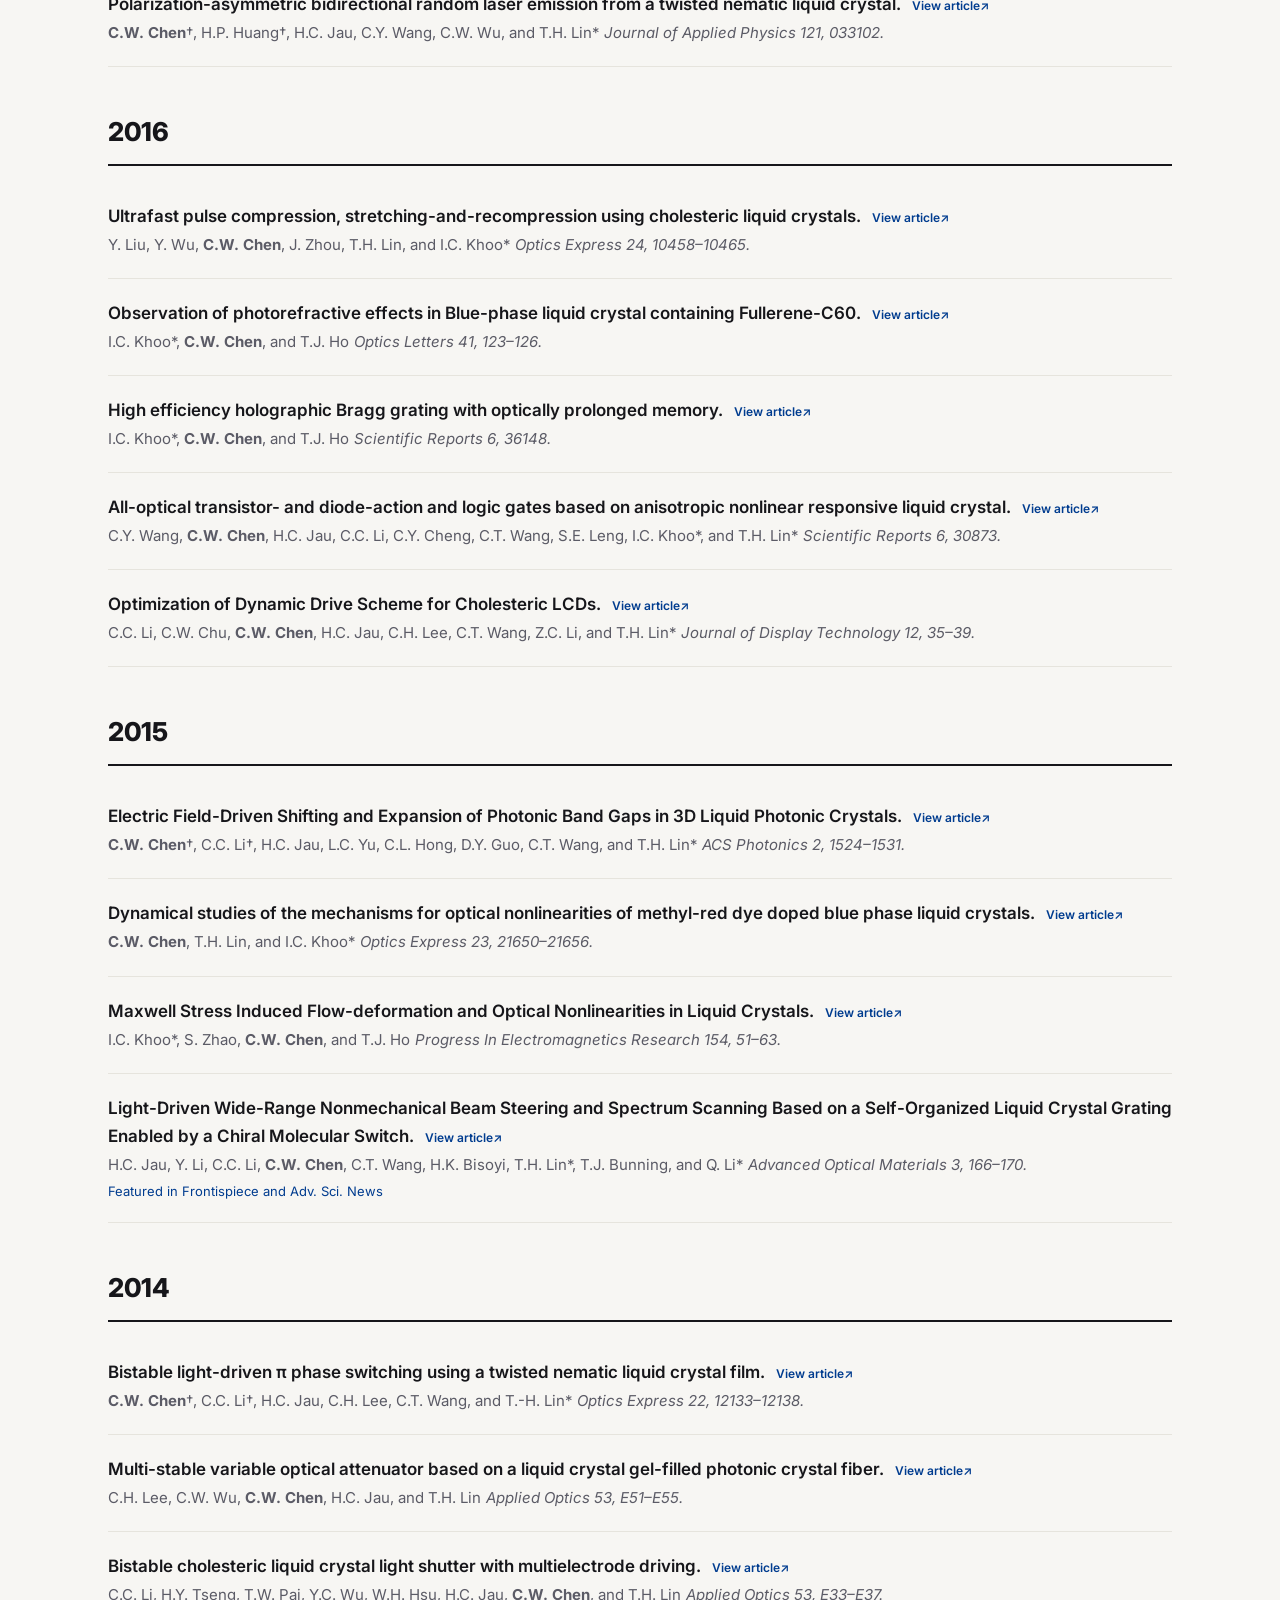
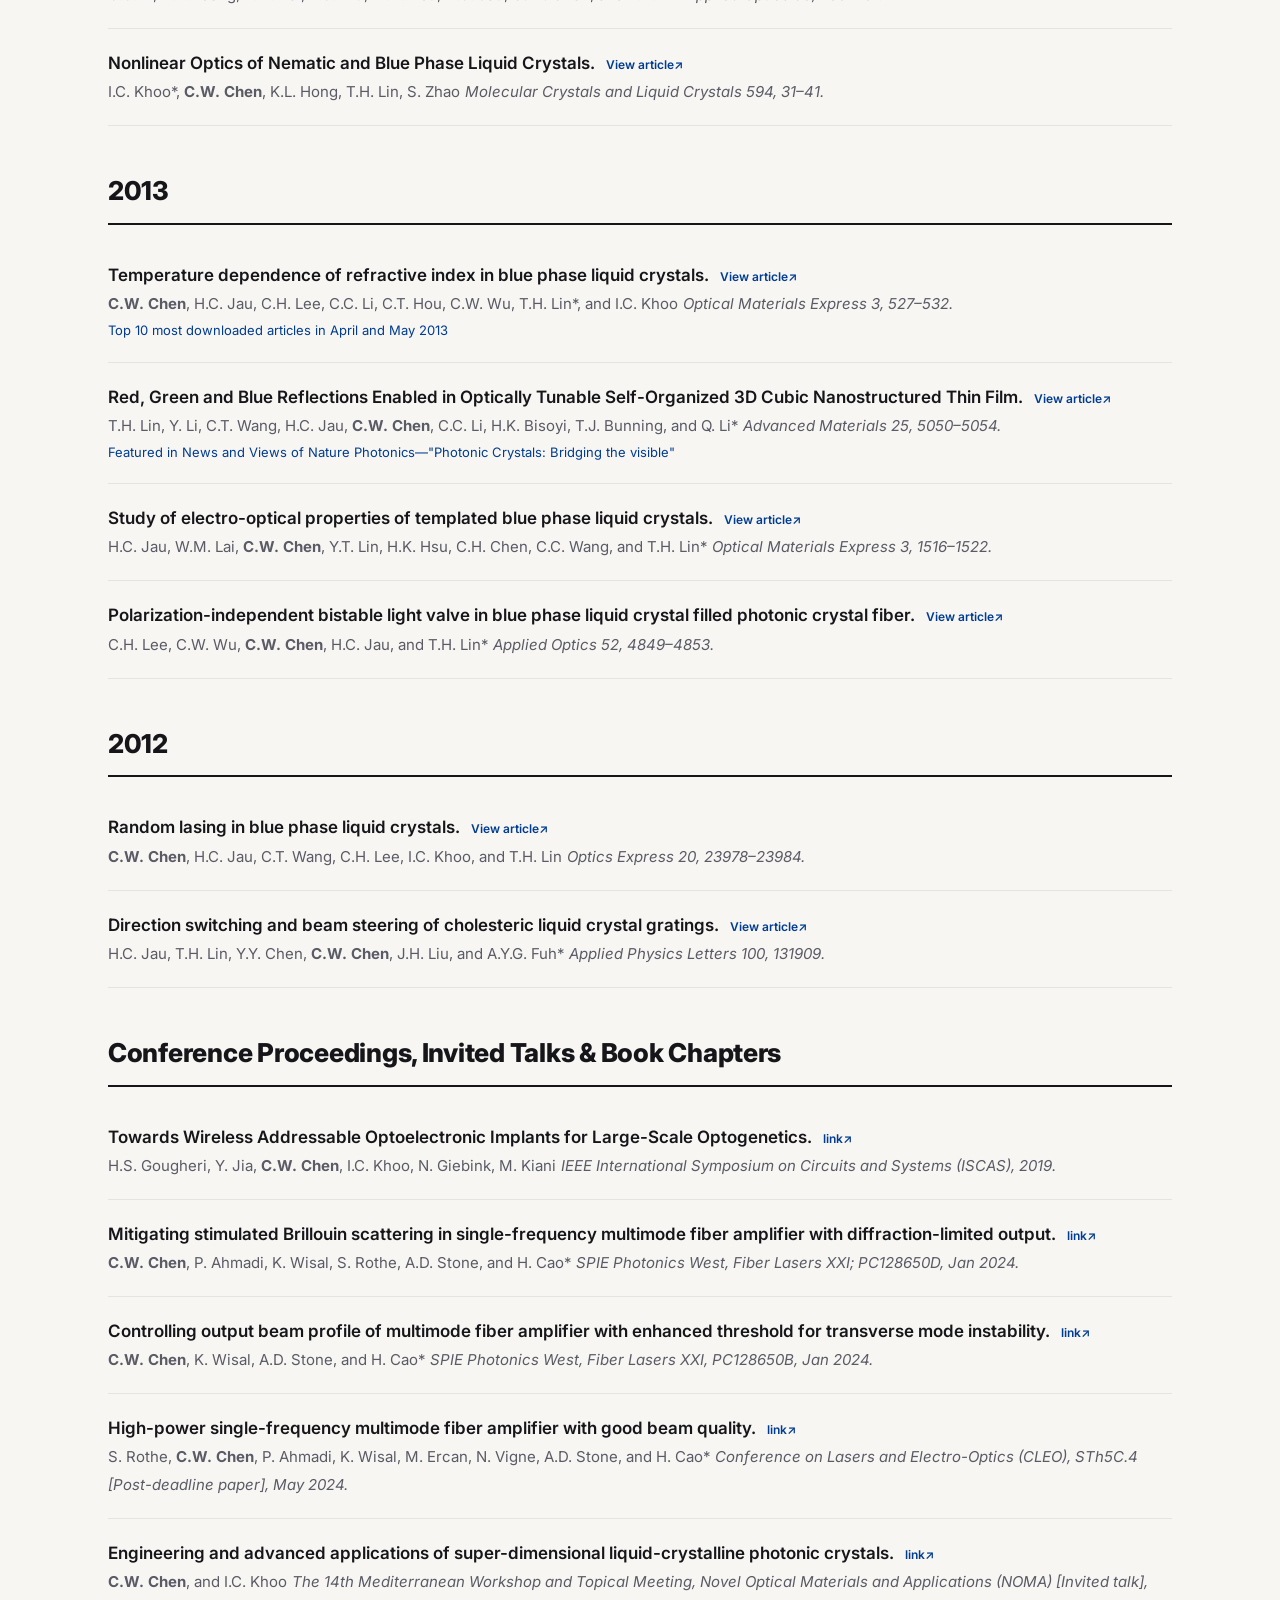
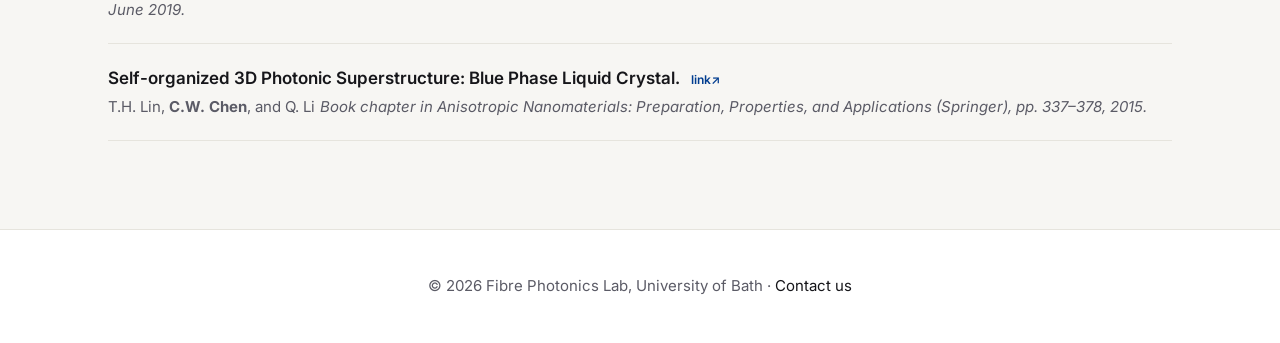
<file: publications.html>
<!DOCTYPE html>
<!-- 論文頁 (publications.html)
     此頁由 build_pubs.py 依 CV 自動產生，列出 Joe Chen 全部論文。
     要新增論文，可直接複製一個 <li class="pub-item">...</li> 區塊手動加入。 -->
<html lang="en">
<head>
  <meta charset="UTF-8">
  <meta name="viewport" content="width=device-width, initial-scale=1.0">
  <title>Publications — Fibre Photonics Lab</title>
  <link rel="preconnect" href="https://fonts.googleapis.com">
  <link rel="preconnect" href="https://fonts.gstatic.com" crossorigin>
  <link href="https://fonts.googleapis.com/css2?family=Inter:wght@400;500;600;700;800&display=swap" rel="stylesheet">
  <link rel="stylesheet" href="css/style.css?v=10">
  <script src="js/nav.js?v=10" defer></script>
</head>
<body>

  <header class="site-header">
    <nav class="nav">
      <a href="index.html" class="nav-brand">
        <span class="nav-logo">FP</span><span>Fibre Photonics Lab</span>
      </a>
      <ul class="nav-links">
        <li><a href="index.html">Home</a></li>
        <li><a href="research.html">Research</a></li>
        <li><a href="members.html">Members</a></li>
        <li><a href="publications.html" class="active">Publications</a></li>
        <li><a href="news.html">News</a></li>
        <li><a href="contact.html">Contact</a></li>
        <li><a href="join.html">Join Us</a></li>
      </ul>
    </nav>
  </header>

  <section class="section">
    <div class="container">
      <h2>Publications</h2>
      <p class="subtitle">Publications by Dr Chun-Wei (Joe) Chen. &dagger; co-first author &middot; * corresponding author.</p>
      <p class="pub-count">50 journal articles &middot; also on
        <a href="https://scholar.google.com/citations?user=PyiySQgAAAAJ&amp;hl=zh-TW">Google Scholar</a></p>

      <h3 class="pub-year">In Press &amp; Under Review</h3>
      <ul class="pub-list">
        <li class="pub-item">
          <span class="pub-title">Exploiting spacetime symmetry in dissipative nonlinear multimode amplifiers for output control.</span> <a class="pub-link" href="https://doi.org/10.1038/s41567-025-02853-5" target="_blank" rel="noopener">View article&#8599;</a><br>
          <span class="pub-authors"><strong>C.W. Chen</strong>†, K. Wisal†, A.D. Stone, and H. Cao*</span>
          <span class="pub-venue">Nature Physics.</span>
          <span class="pub-note">In press; Preprint (arXiv:2402.10345)</span>
        </li>
        <li class="pub-item">
          <span class="pub-title">Emerging trends in laser-cooling of Yb-doped silicate fibers.</span> <a class="pub-link" href="https://doi.org/10.1109/jlt.2025.3558454" target="_blank" rel="noopener">View article&#8599;</a><br>
          <span class="pub-authors"><strong>C.W. Chen</strong>*, B. Meehan, M.A. Cahoon, T.W. Hawkins, J. Ballato, P.D. Dragic, M. Engholm, T. Boilard, M. Bernier, and M.J.F. Digonnet</span>
          <span class="pub-venue">IEEE Journal of Lightwave Technology.</span>
          <span class="pub-note">Under review</span>
        </li>
        <li class="pub-item">
          <span class="pub-title">Observation of anti-Stokes-fluorescence cooling in commercial Yb-doped silica fibers.</span> <a class="pub-link" href="https://doi.org/10.1063/5.0274559" target="_blank" rel="noopener">View article&#8599;</a><br>
          <span class="pub-authors"><strong>C.W. Chen</strong>*, E. Balliu, B. Meehan, T.W. Hawkins, J. Ballato, P.D. Dragic, T. Boilard, M. Bernier, and M.J.F. Digonnet</span>
          <span class="pub-venue">Optics Letters.</span>
          <span class="pub-note">Under review</span>
        </li>
        <li class="pub-item">
          <span class="pub-title">Output beam shaping of a multimode fiber amplifier.</span> <a class="pub-link" href="https://doi.org/10.1016/j.optcom.2024.131405" target="_blank" rel="noopener">View article&#8599;</a><br>
          <span class="pub-authors">S. Rothe†, K. Wisal†, <strong>C.W. Chen</strong>, M. Ercana, A.D. Stone, and H. Cao*</span>
          <span class="pub-venue">Optics Communications.</span>
          <span class="pub-note">In press</span>
        </li>
      </ul>
      <h3 class="pub-year">2024</h3>
      <ul class="pub-list">
        <li class="pub-item">
          <span class="pub-title">Fiber-tip microgripper with sub-milliwatt photoactuation.</span> <a class="pub-link" href="https://doi.org/10.1002/adom.202402565" target="_blank" rel="noopener">View article&#8599;</a><br>
          <span class="pub-authors">C.Y. Cheng†, <strong>C.W. Chen</strong>†, C.C. Li, H.C. Jau, C.Y. Wang, T.M. Feng, J. Wei, Y. Yu, and T.H. Lin*</span>
          <span class="pub-venue">Advanced Optical Materials, 202402565.</span>
          <span class="pub-note">Selected as Editor's Choice</span>
        </li>
        <li class="pub-item">
          <span class="pub-title">Optical cooling of a Yb-doped alumino-phosphosilicate fiber in air by −250 mK.</span> <a class="pub-link" href="https://doi.org/10.1364/ol.533925" target="_blank" rel="noopener">View article&#8599;</a><br>
          <span class="pub-authors"><strong>C.W. Chen</strong>*, B. Meehan, T.W. Hawkins, J. Ballato, P.D. Dragic, T. Boilard, M. Bernier, and M.J.F. Digonnet</span>
          <span class="pub-venue">Optics Letters 49(16), 4501–4504.</span>
        </li>
        <li class="pub-item">
          <span class="pub-title">Calibration of a high-resolution slow-light fiber-Bragg-grating sensor for temperature measurements of laser-cooled fibers.</span> <a class="pub-link" href="https://doi.org/10.1109/jlt.2024.3416867" target="_blank" rel="noopener">View article&#8599;</a><br>
          <span class="pub-authors"><strong>C.W. Chen</strong>*, E. Balliu, L. Talbot, T. Boilard, B. Meehan, T.W. Hawkins, J. Ballato, M. Bernier, and M.J.F. Digonnet</span>
          <span class="pub-venue">IEEE Journal of Lightwave Technology 42(20), 7391–7397.</span>
        </li>
        <li class="pub-item">
          <span class="pub-title">Optimal input excitations for suppressing nonlinear instabilities in multimode fibers.</span> <a class="pub-link" href="https://doi.org/10.1364/optica.533712" target="_blank" rel="noopener">View article&#8599;</a><br>
          <span class="pub-authors">K. Wisal*, <strong>C.W. Chen</strong>, Z. Kuang, O.D. Miller, H. Cao, and A.D. Stone</span>
          <span class="pub-venue">Optica 11, 1663–1672.</span>
        </li>
        <li class="pub-item">
          <span class="pub-title">Theory of stimulated Brillouin scattering in fibers for highly multimode excitations.</span> <a class="pub-link" href="https://doi.org/10.1103/physrevx.14.031053" target="_blank" rel="noopener">View article&#8599;</a><br>
          <span class="pub-authors">K. Wisal, S.C. Warren-Smith, <strong>C.W. Chen</strong>, H. Cao, and A.D. Stone*</span>
          <span class="pub-venue">Physical Review X 14, 031053.</span>
        </li>
        <li class="pub-item">
          <span class="pub-title">Directed crystalline symmetry transformation of blue-phase liquid crystals by reverse electrostriction.</span> <a class="pub-link" href="https://doi.org/10.1038/s41467-024-51408-4" target="_blank" rel="noopener">View article&#8599;</a><br>
          <span class="pub-authors">T.H. Lin*, D.Y. Guo, <strong>C.W. Chen</strong>, T.M. Feng, W.X. Zeng, P.C. Chen, L.Y. Wu, W.M. Guo, L.M. Chang, H.C. Jau, C.T. Wang, T.J. Bunning, I.C. Khoo*</span>
          <span class="pub-venue">Nature Communications 15, 7038.</span>
          <span class="pub-note">Editors' highlights of 50 best papers published in Nature Communications in "Applied physics and mathematics"</span>
        </li>
        <li class="pub-item">
          <span class="pub-title">Impact of Yb2+ on the anti-Stokes fluorescence cooling performance of Yb-doped silica fibers.</span> <a class="pub-link" href="https://doi.org/10.1364/ome.531172" target="_blank" rel="noopener">View article&#8599;</a><br>
          <span class="pub-authors">B. Meehan, A.R. Pietros, <strong>C.W. Chen</strong>, T.W. Hawkins, M. Engholm, P.D. Dragic, M.J.F. Digonnet, and J. Ballato*</span>
          <span class="pub-venue">Optical Materials Express 14(8), 2095–2111.</span>
        </li>
        <li class="pub-item">
          <span class="pub-title">Theory of transverse mode instability in fiber amplifiers with multimode excitations.</span> <a class="pub-link" href="https://doi.org/10.1063/5.0206859" target="_blank" rel="noopener">View article&#8599;</a><br>
          <span class="pub-authors">K. Wisal*, <strong>C.W. Chen</strong>, H. Cao, and A.D. Stone</span>
          <span class="pub-venue">APL Photonics 9, 066114.</span>
        </li>
      </ul>
      <h3 class="pub-year">2023</h3>
      <ul class="pub-list">
        <li class="pub-item">
          <span class="pub-title">Mitigating stimulated Brillouin scattering in multimode fibers with focused output via wavefront shaping.</span> <a class="pub-link" href="https://doi.org/10.1038/s41467-023-42806-1" target="_blank" rel="noopener">View article&#8599;</a><br>
          <span class="pub-authors"><strong>C.W. Chen</strong>†, L.V. Nguyen†, K. Wisal†, S. Wei†, S.C. Warren-Smith*, O. Henderson-Sapir, E.P. Schartner, P. Ahmadi, H. Ebendorff-Heidepriem, A.D. Stone*, D.J. Ottaway, and H. Cao*</span>
          <span class="pub-venue">Nature Communications 14, 7343.</span>
          <span class="pub-note">Featured in COSMOS, Phys.org, and 8 other media outlets</span>
        </li>
        <li class="pub-item">
          <span class="pub-title">Suppressing transverse mode instability through multimode excitation in a fiber amplifier.</span> <a class="pub-link" href="https://doi.org/10.1073/pnas.2217735120" target="_blank" rel="noopener">View article&#8599;</a><br>
          <span class="pub-authors"><strong>C.W. Chen</strong>†, K. Wisal†, Y. Eliezer, A.D. Stone, and H. Cao*</span>
          <span class="pub-venue">Proceedings of the National Academy of Sciences (PNAS) 120, e2217735120.</span>
        </li>
        <li class="pub-item">
          <span class="pub-title">Massive, soft, and tunable chiral photonic crystals for optical polarization manipulation and pulse modulation.</span> <a class="pub-link" href="https://doi.org/10.1063/5.0139168" target="_blank" rel="noopener">View article&#8599;</a><br>
          <span class="pub-authors"><strong>C.W. Chen</strong>†, T.M. Feng†, C.W. Wu, T.H. Lin, and I.C. Khoo*</span>
          <span class="pub-venue">Applied Physics Reviews 10, 011413.</span>
          <span class="pub-note">Featured article and AIP Scilight—"Cholesteric liquid crystals enable polarization switching for photonic application"</span>
        </li>
      </ul>
      <h3 class="pub-year">2021</h3>
      <ul class="pub-list">
        <li class="pub-item">
          <span class="pub-title">Optical vector field rotation and switching with near-unity transmission by fully developed chiral photonic crystals.</span> <a class="pub-link" href="https://doi.org/10.1073/pnas.2021304118" target="_blank" rel="noopener">View article&#8599;</a><br>
          <span class="pub-authors"><strong>C.W. Chen</strong> and I.C. Khoo</span>
          <span class="pub-venue">Proceedings of the National Academy of Sciences (PNAS) 118, e2021304118.</span>
        </li>
        <li class="pub-item">
          <span class="pub-title">Electrotunable achromatic polarization rotator.</span> <a class="pub-link" href="https://doi.org/10.1364/optica.410228" target="_blank" rel="noopener">View article&#8599;</a><br>
          <span class="pub-authors">D.Y. Guo†, L.M. Chang†, <strong>C.W. Chen</strong>*, C.C. Li, H.C. Jau, C.T. Wang, W.S. Kuo, and T.H. Lin*</span>
          <span class="pub-venue">Optica 8, 364–371.</span>
        </li>
      </ul>
      <h3 class="pub-year">2020</h3>
      <ul class="pub-list">
        <li class="pub-item">
          <span class="pub-title">Reconfiguration of three-dimensional liquid-crystalline photonic crystals by electrostriction.</span> <a class="pub-link" href="https://doi.org/10.1038/s41563-019-0512-3" target="_blank" rel="noopener">View article&#8599;</a><br>
          <span class="pub-authors">D.Y. Guo†, <strong>C.W. Chen</strong>†, C.C. Li, H.C. Jau, K.H. Lin, T.M. Feng, C.T. Wang, T.J. Bunning, I.C. Khoo*, T.H. Lin*</span>
          <span class="pub-venue">Nature Materials 19, 94–101.</span>
          <span class="pub-note">Featured in News and Views of Nature Materials—"Soft Photonics: Electroshock tuning of photonic crystals"</span>
        </li>
        <li class="pub-item">
          <span class="pub-title">Versatile Energy-Saving Smart Glass based on Tristable Cholesteric Liquid Crystals.</span> <a class="pub-link" href="https://doi.org/10.1021/acsaem.0c01033.s001" target="_blank" rel="noopener">View article&#8599;</a><br>
          <span class="pub-authors">C.C. Li†, H.Y. Tseng†, <strong>C.W. Chen</strong>, C.T. Wang, H.C. Jau, Y.C. Wu, W.H. Hsu, and T.H. Lin*</span>
          <span class="pub-venue">ACS Applied Energy Materials 3, 7601–7609.</span>
          <span class="pub-note">Featured as Cover Art</span>
        </li>
      </ul>
      <h3 class="pub-year">2019</h3>
      <ul class="pub-list">
        <li class="pub-item">
          <span class="pub-title">Extraordinary polarization rotation of vector beams with high-period-number chiral photonic crystals.</span> <a class="pub-link" href="https://doi.org/10.1364/ol.44.005306" target="_blank" rel="noopener">View article&#8599;</a><br>
          <span class="pub-authors"><strong>C.W. Chen</strong> and I.C. Khoo</span>
          <span class="pub-venue">Optics Letters 44, 5306–5309.</span>
        </li>
        <li class="pub-item">
          <span class="pub-title">Liquid-crystal random fiber laser for speckle-free imaging.</span> <a class="pub-link" href="https://doi.org/10.1063/1.5094887" target="_blank" rel="noopener">View article&#8599;</a><br>
          <span class="pub-authors">T.H. Yang†, <strong>C.W. Chen</strong>†, H.C. Jau, T.M. Feng, C.W. Wu, C.T. Wang, and T.H. Lin*</span>
          <span class="pub-venue">Applied Physics Letters 114, 191105.</span>
        </li>
        <li class="pub-item">
          <span class="pub-title">Optically rewritable dynamic phase grating based on blue phase-templated azobenzene liquid crystal.</span> <a class="pub-link" href="https://doi.org/10.1364/oe.27.010580" target="_blank" rel="noopener">View article&#8599;</a><br>
          <span class="pub-authors">H.C. Jau, Y.T. Lin, C.C. Li, <strong>C.W. Chen</strong>, and T.H. Lin*</span>
          <span class="pub-venue">Optics Express 27, 10580–10585.</span>
        </li>
      </ul>
      <h3 class="pub-year">2018</h3>
      <ul class="pub-list">
        <li class="pub-item">
          <span class="pub-title">Electrically assisted bandedge mode selection of photonic crystal lasing in chiral nematic liquid crystals.</span> <a class="pub-link" href="https://doi.org/10.1063/1.5010880" target="_blank" rel="noopener">View article&#8599;</a><br>
          <span class="pub-authors">C.T. Wang†,*, <strong>C.W. Chen</strong>†, T.H. Yang, I. Nys, C.C. Li, T.H. Lin, K. Neyts, and J. Beeckman</span>
          <span class="pub-venue">Applied Physics Letters 112, 043301.</span>
          <span class="pub-note">Featured Article, Cover Art, and AIP News—"Advances in Lasers Get to the Long and Short of it"</span>
        </li>
        <li class="pub-item">
          <span class="pub-title">Normally transparent smart window based on electrically induced instability in dielectrically negative cholesteric liquid crystal.</span> <a class="pub-link" href="https://doi.org/10.1364/ome.8.000691" target="_blank" rel="noopener">View article&#8599;</a><br>
          <span class="pub-authors"><strong>C.W. Chen</strong>, A.N. Brigeman, T.J. Ho, and I.C. Khoo</span>
          <span class="pub-venue">Optical Materials Express 8, 691–697.</span>
          <span class="pub-note">Top Downloaded Articles on Liquid Crystals</span>
        </li>
        <li class="pub-item">
          <span class="pub-title">All-optical control of polarization splitting with a dielectric-clad azobenzene liquid crystal.</span> <a class="pub-link" href="https://doi.org/10.1364/oe.26.000781" target="_blank" rel="noopener">View article&#8599;</a><br>
          <span class="pub-authors">H.C. Jau, P.C. Chou, <strong>C.W. Chen</strong>, C.C. Li, S.E. Leng, C.H. Lee, and T.H. Lin</span>
          <span class="pub-venue">Optics Express 26, 781–789.</span>
        </li>
        <li class="pub-item">
          <span class="pub-title">Ultrafast switching of optical singularity eigenstates with compact integrable liquid crystal structures.</span> <a class="pub-link" href="https://doi.org/10.1364/oe.26.028818" target="_blank" rel="noopener">View article&#8599;</a><br>
          <span class="pub-authors">Y. Liu, H. Liang, <strong>C.W. Chen</strong>, X. Xie, W. Hu, P. Chen, J. Wen, J. Zhou, T.H. Lin, and I.C. Khoo</span>
          <span class="pub-venue">Optics Express 26, 28818–28826.</span>
          <span class="pub-note">Featured as Editor's Pick</span>
        </li>
        <li class="pub-item">
          <span class="pub-title">Polarisation-free and high-resolution holographic grating recording and optical phase conjugation with azo-dye doped blue-phase liquid crystals.</span> <a class="pub-link" href="https://doi.org/10.1080/02678292.2018.1491068" target="_blank" rel="noopener">View article&#8599;</a><br>
          <span class="pub-authors">T.J. Ho, <strong>C.W. Chen</strong>, and I.C. Khoo</span>
          <span class="pub-venue">Liquid Crystals 45, 1944–1952.</span>
          <span class="pub-note">Invited paper</span>
        </li>
      </ul>
      <h3 class="pub-year">2017</h3>
      <ul class="pub-list">
        <li class="pub-item">
          <span class="pub-title">Slowing sub-picosecond laser pulses with 0.55 mm-thick cholesteric liquid crystal.</span> <a class="pub-link" href="https://doi.org/10.1364/ome.7.002005" target="_blank" rel="noopener">View article&#8599;</a><br>
          <span class="pub-authors"><strong>C.W. Chen</strong>, X. Guo, X. Ni, T.H. Lin, and I.C. Khoo</span>
          <span class="pub-venue">Optical Materials Express 7, 2005–2011.</span>
        </li>
        <li class="pub-item">
          <span class="pub-title">Large three-dimensional photonic crystals based on monocrystalline liquid crystal blue phases.</span> <a class="pub-link" href="https://doi.org/10.1038/s41467-017-00822-y" target="_blank" rel="noopener">View article&#8599;</a><br>
          <span class="pub-authors"><strong>C.W. Chen</strong>†, C.T. Hou†, C.C. Li, H.C. Jau, C.T. Wang, C.L. Hong, D.Y. Guo, C.Y. Wang, S.P. Chiang, T.J. Bunning, I.C. Khoo*, and T.H. Lin*</span>
          <span class="pub-venue">Nature Communications 8, 727.</span>
        </li>
        <li class="pub-item">
          <span class="pub-title">Arbitrary Beam Steering Enabled by Photomechanically Bendable Cholesteric Liquid Crystal Polymers.</span> <a class="pub-link" href="https://doi.org/10.1002/adom.201600824" target="_blank" rel="noopener">View article&#8599;</a><br>
          <span class="pub-authors">C.C. Li†, <strong>C.W. Chen</strong>†, C.K. Yu, H.C. Jau, J. Lv, X. Qing, C.F. Lin, C.Y. Cheng, C.Y. Wang, J. Wei, Y. Yu*, and T.H. Lin*</span>
          <span class="pub-venue">Advanced Optical Materials 5, 1600824.</span>
        </li>
        <li class="pub-item">
          <span class="pub-title">Polarization-asymmetric bidirectional random laser emission from a twisted nematic liquid crystal.</span> <a class="pub-link" href="https://doi.org/10.1063/1.4974476" target="_blank" rel="noopener">View article&#8599;</a><br>
          <span class="pub-authors"><strong>C.W. Chen</strong>†, H.P. Huang†, H.C. Jau, C.Y. Wang, C.W. Wu, and T.H. Lin*</span>
          <span class="pub-venue">Journal of Applied Physics 121, 033102.</span>
        </li>
      </ul>
      <h3 class="pub-year">2016</h3>
      <ul class="pub-list">
        <li class="pub-item">
          <span class="pub-title">Ultrafast pulse compression, stretching-and-recompression using cholesteric liquid crystals.</span> <a class="pub-link" href="https://doi.org/10.1364/oe.24.010458" target="_blank" rel="noopener">View article&#8599;</a><br>
          <span class="pub-authors">Y. Liu, Y. Wu, <strong>C.W. Chen</strong>, J. Zhou, T.H. Lin, and I.C. Khoo*</span>
          <span class="pub-venue">Optics Express 24, 10458–10465.</span>
        </li>
        <li class="pub-item">
          <span class="pub-title">Observation of photorefractive effects in Blue-phase liquid crystal containing Fullerene-C60.</span> <a class="pub-link" href="https://doi.org/10.1364/ol.41.000123" target="_blank" rel="noopener">View article&#8599;</a><br>
          <span class="pub-authors">I.C. Khoo*, <strong>C.W. Chen</strong>, and T.J. Ho</span>
          <span class="pub-venue">Optics Letters 41, 123–126.</span>
        </li>
        <li class="pub-item">
          <span class="pub-title">High efficiency holographic Bragg grating with optically prolonged memory.</span> <a class="pub-link" href="https://doi.org/10.1038/srep36148" target="_blank" rel="noopener">View article&#8599;</a><br>
          <span class="pub-authors">I.C. Khoo*, <strong>C.W. Chen</strong>, and T.J. Ho</span>
          <span class="pub-venue">Scientific Reports 6, 36148.</span>
        </li>
        <li class="pub-item">
          <span class="pub-title">All-optical transistor- and diode-action and logic gates based on anisotropic nonlinear responsive liquid crystal.</span> <a class="pub-link" href="https://doi.org/10.1038/srep30873" target="_blank" rel="noopener">View article&#8599;</a><br>
          <span class="pub-authors">C.Y. Wang, <strong>C.W. Chen</strong>, H.C. Jau, C.C. Li, C.Y. Cheng, C.T. Wang, S.E. Leng, I.C. Khoo*, and T.H. Lin*</span>
          <span class="pub-venue">Scientific Reports 6, 30873.</span>
        </li>
        <li class="pub-item">
          <span class="pub-title">Optimization of Dynamic Drive Scheme for Cholesteric LCDs.</span> <a class="pub-link" href="https://doi.org/10.1109/jdt.2015.2449892" target="_blank" rel="noopener">View article&#8599;</a><br>
          <span class="pub-authors">C.C. Li, C.W. Chu, <strong>C.W. Chen</strong>, H.C. Jau, C.H. Lee, C.T. Wang, Z.C. Li, and T.H. Lin*</span>
          <span class="pub-venue">Journal of Display Technology 12, 35–39.</span>
        </li>
      </ul>
      <h3 class="pub-year">2015</h3>
      <ul class="pub-list">
        <li class="pub-item">
          <span class="pub-title">Electric Field-Driven Shifting and Expansion of Photonic Band Gaps in 3D Liquid Photonic Crystals.</span> <a class="pub-link" href="https://doi.org/10.1021/acsphotonics.5b00314" target="_blank" rel="noopener">View article&#8599;</a><br>
          <span class="pub-authors"><strong>C.W. Chen</strong>†, C.C. Li†, H.C. Jau, L.C. Yu, C.L. Hong, D.Y. Guo, C.T. Wang, and T.H. Lin*</span>
          <span class="pub-venue">ACS Photonics 2, 1524–1531.</span>
        </li>
        <li class="pub-item">
          <span class="pub-title">Dynamical studies of the mechanisms for optical nonlinearities of methyl-red dye doped blue phase liquid crystals.</span> <a class="pub-link" href="https://doi.org/10.1364/oe.23.021650" target="_blank" rel="noopener">View article&#8599;</a><br>
          <span class="pub-authors"><strong>C.W. Chen</strong>, T.H. Lin, and I.C. Khoo*</span>
          <span class="pub-venue">Optics Express 23, 21650–21656.</span>
        </li>
        <li class="pub-item">
          <span class="pub-title">Maxwell Stress Induced Flow-deformation and Optical Nonlinearities in Liquid Crystals.</span> <a class="pub-link" href="https://doi.org/10.2528/pier15111105" target="_blank" rel="noopener">View article&#8599;</a><br>
          <span class="pub-authors">I.C. Khoo*, S. Zhao, <strong>C.W. Chen</strong>, and T.J. Ho</span>
          <span class="pub-venue">Progress In Electromagnetics Research 154, 51–63.</span>
        </li>
        <li class="pub-item">
          <span class="pub-title">Light-Driven Wide-Range Nonmechanical Beam Steering and Spectrum Scanning Based on a Self-Organized Liquid Crystal Grating Enabled by a Chiral Molecular Switch.</span> <a class="pub-link" href="https://doi.org/10.1002/adom.201400457" target="_blank" rel="noopener">View article&#8599;</a><br>
          <span class="pub-authors">H.C. Jau, Y. Li, C.C. Li, <strong>C.W. Chen</strong>, C.T. Wang, H.K. Bisoyi, T.H. Lin*, T.J. Bunning, and Q. Li*</span>
          <span class="pub-venue">Advanced Optical Materials 3, 166–170.</span>
          <span class="pub-note">Featured in Frontispiece and Adv. Sci. News</span>
        </li>
      </ul>
      <h3 class="pub-year">2014</h3>
      <ul class="pub-list">
        <li class="pub-item">
          <span class="pub-title">Bistable light-driven π phase switching using a twisted nematic liquid crystal film.</span> <a class="pub-link" href="https://doi.org/10.1364/oe.22.012133" target="_blank" rel="noopener">View article&#8599;</a><br>
          <span class="pub-authors"><strong>C.W. Chen</strong>†, C.C. Li†, H.C. Jau, C.H. Lee, C.T. Wang, and T.-H. Lin*</span>
          <span class="pub-venue">Optics Express 22, 12133–12138.</span>
        </li>
        <li class="pub-item">
          <span class="pub-title">Multi-stable variable optical attenuator based on a liquid crystal gel-filled photonic crystal fiber.</span> <a class="pub-link" href="https://doi.org/10.1364/ao.53.000e51" target="_blank" rel="noopener">View article&#8599;</a><br>
          <span class="pub-authors">C.H. Lee, C.W. Wu, <strong>C.W. Chen</strong>, H.C. Jau, and T.H. Lin</span>
          <span class="pub-venue">Applied Optics 53, E51–E55.</span>
        </li>
        <li class="pub-item">
          <span class="pub-title">Bistable cholesteric liquid crystal light shutter with multielectrode driving.</span> <a class="pub-link" href="https://doi.org/10.1364/ao.53.000e33" target="_blank" rel="noopener">View article&#8599;</a><br>
          <span class="pub-authors">C.C. Li, H.Y. Tseng, T.W. Pai, Y.C. Wu, W.H. Hsu, H.C. Jau, <strong>C.W. Chen</strong>, and T.H. Lin</span>
          <span class="pub-venue">Applied Optics 53, E33–E37.</span>
        </li>
        <li class="pub-item">
          <span class="pub-title">Nonlinear Optics of Nematic and Blue Phase Liquid Crystals.</span> <a class="pub-link" href="https://doi.org/10.1080/15421406.2014.917469" target="_blank" rel="noopener">View article&#8599;</a><br>
          <span class="pub-authors">I.C. Khoo*, <strong>C.W. Chen</strong>, K.L. Hong, T.H. Lin, S. Zhao</span>
          <span class="pub-venue">Molecular Crystals and Liquid Crystals 594, 31–41.</span>
        </li>
      </ul>
      <h3 class="pub-year">2013</h3>
      <ul class="pub-list">
        <li class="pub-item">
          <span class="pub-title">Temperature dependence of refractive index in blue phase liquid crystals.</span> <a class="pub-link" href="https://doi.org/10.1364/ome.3.000527" target="_blank" rel="noopener">View article&#8599;</a><br>
          <span class="pub-authors"><strong>C.W. Chen</strong>, H.C. Jau, C.H. Lee, C.C. Li, C.T. Hou, C.W. Wu, T.H. Lin*, and I.C. Khoo</span>
          <span class="pub-venue">Optical Materials Express 3, 527–532.</span>
          <span class="pub-note">Top 10 most downloaded articles in April and May 2013</span>
        </li>
        <li class="pub-item">
          <span class="pub-title">Red, Green and Blue Reflections Enabled in Optically Tunable Self-Organized 3D Cubic Nanostructured Thin Film.</span> <a class="pub-link" href="https://doi.org/10.1002/adma.201300798" target="_blank" rel="noopener">View article&#8599;</a><br>
          <span class="pub-authors">T.H. Lin, Y. Li, C.T. Wang, H.C. Jau, <strong>C.W. Chen</strong>, C.C. Li, H.K. Bisoyi, T.J. Bunning, and Q. Li*</span>
          <span class="pub-venue">Advanced Materials 25, 5050–5054.</span>
          <span class="pub-note">Featured in News and Views of Nature Photonics—"Photonic Crystals: Bridging the visible"</span>
        </li>
        <li class="pub-item">
          <span class="pub-title">Study of electro-optical properties of templated blue phase liquid crystals.</span> <a class="pub-link" href="https://doi.org/10.1364/ome.3.001516" target="_blank" rel="noopener">View article&#8599;</a><br>
          <span class="pub-authors">H.C. Jau, W.M. Lai, <strong>C.W. Chen</strong>, Y.T. Lin, H.K. Hsu, C.H. Chen, C.C. Wang, and T.H. Lin*</span>
          <span class="pub-venue">Optical Materials Express 3, 1516–1522.</span>
        </li>
        <li class="pub-item">
          <span class="pub-title">Polarization-independent bistable light valve in blue phase liquid crystal filled photonic crystal fiber.</span> <a class="pub-link" href="https://doi.org/10.1364/ao.52.004849" target="_blank" rel="noopener">View article&#8599;</a><br>
          <span class="pub-authors">C.H. Lee, C.W. Wu, <strong>C.W. Chen</strong>, H.C. Jau, and T.H. Lin*</span>
          <span class="pub-venue">Applied Optics 52, 4849–4853.</span>
        </li>
      </ul>
      <h3 class="pub-year">2012</h3>
      <ul class="pub-list">
        <li class="pub-item">
          <span class="pub-title">Random lasing in blue phase liquid crystals.</span> <a class="pub-link" href="https://doi.org/10.1364/oe.20.023978" target="_blank" rel="noopener">View article&#8599;</a><br>
          <span class="pub-authors"><strong>C.W. Chen</strong>, H.C. Jau, C.T. Wang, C.H. Lee, I.C. Khoo, and T.H. Lin</span>
          <span class="pub-venue">Optics Express 20, 23978–23984.</span>
        </li>
        <li class="pub-item">
          <span class="pub-title">Direction switching and beam steering of cholesteric liquid crystal gratings.</span> <a class="pub-link" href="https://doi.org/10.1063/1.3698384" target="_blank" rel="noopener">View article&#8599;</a><br>
          <span class="pub-authors">H.C. Jau, T.H. Lin, Y.Y. Chen, <strong>C.W. Chen</strong>, J.H. Liu, and A.Y.G. Fuh*</span>
          <span class="pub-venue">Applied Physics Letters 100, 131909.</span>
        </li>
      </ul>
      <h3 class="pub-year">Conference Proceedings, Invited Talks &amp; Book Chapters</h3>
      <ul class="pub-list">
        <li class="pub-item">
          <span class="pub-title">Towards Wireless Addressable Optoelectronic Implants for Large-Scale Optogenetics.</span> <a class="pub-link" href="https://scholar.google.com/scholar?q=Towards%20Wireless%20Addressable%20Optoelectronic%20Implants%20for%20Large-Scale%20Optogenetics" target="_blank" rel="noopener">link&#8599;</a><br>
          <span class="pub-authors">H.S. Gougheri, Y. Jia, <strong>C.W. Chen</strong>, I.C. Khoo, N. Giebink, M. Kiani</span>
          <span class="pub-venue">IEEE International Symposium on Circuits and Systems (ISCAS), 2019.</span>
        </li>
        <li class="pub-item">
          <span class="pub-title">Mitigating stimulated Brillouin scattering in single-frequency multimode fiber amplifier with diffraction-limited output.</span> <a class="pub-link" href="https://scholar.google.com/scholar?q=Mitigating%20stimulated%20Brillouin%20scattering%20in%20single-frequency%20multimode%20fiber%20amplifier%20with%20diffraction-limited%20output" target="_blank" rel="noopener">link&#8599;</a><br>
          <span class="pub-authors"><strong>C.W. Chen</strong>, P. Ahmadi, K. Wisal, S. Rothe, A.D. Stone, and H. Cao*</span>
          <span class="pub-venue">SPIE Photonics West, Fiber Lasers XXI; PC128650D, Jan 2024.</span>
        </li>
        <li class="pub-item">
          <span class="pub-title">Controlling output beam profile of multimode fiber amplifier with enhanced threshold for transverse mode instability.</span> <a class="pub-link" href="https://scholar.google.com/scholar?q=Controlling%20output%20beam%20profile%20of%20multimode%20fiber%20amplifier%20with%20enhanced%20threshold%20for%20transverse%20mode%20instability" target="_blank" rel="noopener">link&#8599;</a><br>
          <span class="pub-authors"><strong>C.W. Chen</strong>, K. Wisal, A.D. Stone, and H. Cao*</span>
          <span class="pub-venue">SPIE Photonics West, Fiber Lasers XXI, PC128650B, Jan 2024.</span>
        </li>
        <li class="pub-item">
          <span class="pub-title">High-power single-frequency multimode fiber amplifier with good beam quality.</span> <a class="pub-link" href="https://scholar.google.com/scholar?q=High-power%20single-frequency%20multimode%20fiber%20amplifier%20with%20good%20beam%20quality" target="_blank" rel="noopener">link&#8599;</a><br>
          <span class="pub-authors">S. Rothe, <strong>C.W. Chen</strong>, P. Ahmadi, K. Wisal, M. Ercan, N. Vigne, A.D. Stone, and H. Cao*</span>
          <span class="pub-venue">Conference on Lasers and Electro-Optics (CLEO), STh5C.4 [Post-deadline paper], May 2024.</span>
        </li>
        <li class="pub-item">
          <span class="pub-title">Engineering and advanced applications of super-dimensional liquid-crystalline photonic crystals.</span> <a class="pub-link" href="https://scholar.google.com/scholar?q=Engineering%20and%20advanced%20applications%20of%20super-dimensional%20liquid-crystalline%20photonic%20crystals" target="_blank" rel="noopener">link&#8599;</a><br>
          <span class="pub-authors"><strong>C.W. Chen</strong>, and I.C. Khoo</span>
          <span class="pub-venue">The 14th Mediterranean Workshop and Topical Meeting, Novel Optical Materials and Applications (NOMA) [Invited talk], June 2019.</span>
        </li>
        <li class="pub-item">
          <span class="pub-title">Self-organized 3D Photonic Superstructure: Blue Phase Liquid Crystal.</span> <a class="pub-link" href="https://scholar.google.com/scholar?q=Self-organized%203D%20Photonic%20Superstructure%3A%20Blue%20Phase%20Liquid%20Crystal" target="_blank" rel="noopener">link&#8599;</a><br>
          <span class="pub-authors">T.H. Lin, <strong>C.W. Chen</strong>, and Q. Li</span>
          <span class="pub-venue">Book chapter in Anisotropic Nanomaterials: Preparation, Properties, and Applications (Springer), pp. 337–378, 2015.</span>
        </li>
      </ul>
    </div>
  </section>

  <footer class="site-footer">
    <div class="container">
      <p>&copy; 2026 Fibre Photonics Lab, University of Bath &middot;
         <a href="contact.html">Contact us</a></p>
    </div>
  </footer>

</body>
</html>
</file>
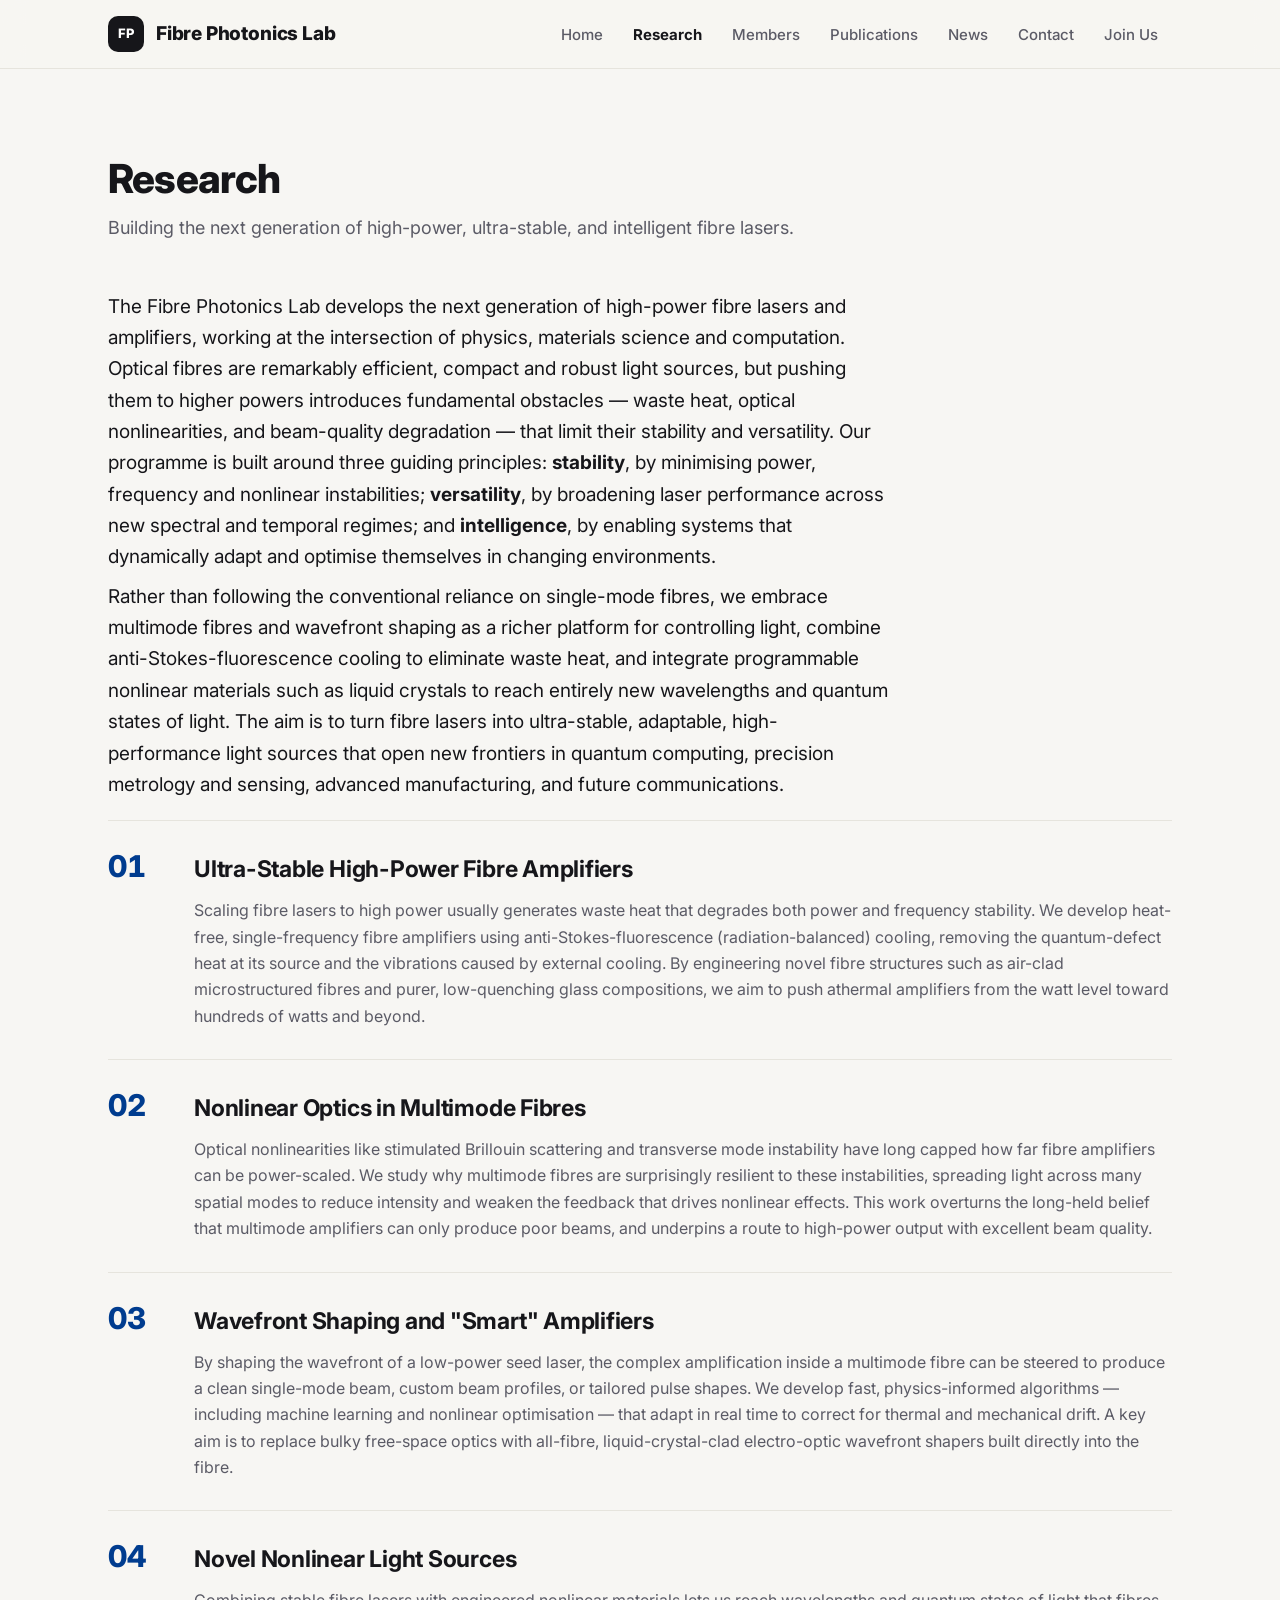
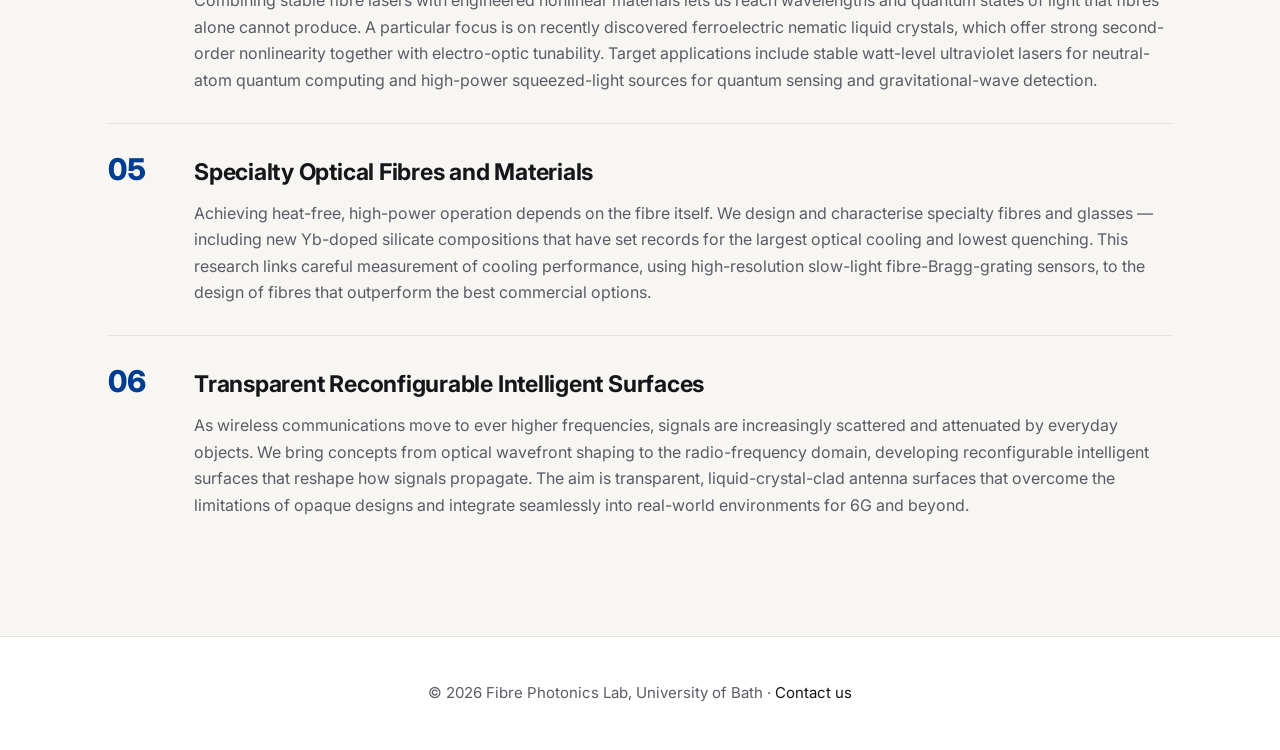
<file: research.html>
<!DOCTYPE html>
<!-- 研究頁 (research.html) — 編號條列排版（不用方框）
     依 Joe Chen 的 Research Statement 重寫。每個 <div class="research-entry"> 是一個研究主題。 -->
<html lang="en">
<head>
  <meta charset="UTF-8">
  <meta name="viewport" content="width=device-width, initial-scale=1.0">
  <title>Research — Fibre Photonics Lab</title>
  <link rel="preconnect" href="https://fonts.googleapis.com">
  <link rel="preconnect" href="https://fonts.gstatic.com" crossorigin>
  <link href="https://fonts.googleapis.com/css2?family=Inter:wght@400;500;600;700;800&display=swap" rel="stylesheet">
  <link rel="stylesheet" href="css/style.css?v=10">
  <script src="js/nav.js?v=10" defer></script>
</head>
<body>

  <header class="site-header">
    <nav class="nav">
      <a href="index.html" class="nav-brand">
        <span class="nav-logo">FP</span><span>Fibre Photonics Lab</span>
      </a>
      <ul class="nav-links">
        <li><a href="index.html">Home</a></li>
        <li><a href="research.html" class="active">Research</a></li>
        <li><a href="members.html">Members</a></li>
        <li><a href="publications.html">Publications</a></li>
        <li><a href="news.html">News</a></li>
        <li><a href="contact.html">Contact</a></li>
        <li><a href="join.html">Join Us</a></li>
      </ul>
    </nav>
  </header>

  <section class="section">
    <div class="container">
      <h2>Research</h2>
      <p class="subtitle">Building the next generation of high-power, ultra-stable, and intelligent fibre lasers.</p>

      <p class="research-overview">
        The Fibre Photonics Lab develops the next generation of high-power fibre lasers and
        amplifiers, working at the intersection of physics, materials science and computation.
        Optical fibres are remarkably efficient, compact and robust light sources, but pushing
        them to higher powers introduces fundamental obstacles — waste heat, optical
        nonlinearities, and beam-quality degradation — that limit their stability and
        versatility. Our programme is built around three guiding principles: <strong>stability</strong>,
        by minimising power, frequency and nonlinear instabilities; <strong>versatility</strong>,
        by broadening laser performance across new spectral and temporal regimes; and
        <strong>intelligence</strong>, by enabling systems that dynamically adapt and optimise
        themselves in changing environments.
      </p>
      <p class="research-overview">
        Rather than following the conventional reliance on single-mode fibres, we embrace
        multimode fibres and wavefront shaping as a richer platform for controlling light,
        combine anti-Stokes-fluorescence cooling to eliminate waste heat, and integrate
        programmable nonlinear materials such as liquid crystals to reach entirely new
        wavelengths and quantum states of light. The aim is to turn fibre lasers into
        ultra-stable, adaptable, high-performance light sources that open new frontiers in
        quantum computing, precision metrology and sensing, advanced manufacturing, and
        future communications.
      </p>

      <div class="research-list">

        <div class="research-entry">
          <div class="num">01</div>
          <div>
            <h3>Ultra-Stable High-Power Fibre Amplifiers</h3>
            <p>
              Scaling fibre lasers to high power usually generates waste heat that degrades both
              power and frequency stability. We develop heat-free, single-frequency fibre
              amplifiers using anti-Stokes-fluorescence (radiation-balanced) cooling, removing
              the quantum-defect heat at its source and the vibrations caused by external cooling.
              By engineering novel fibre structures such as air-clad microstructured fibres and
              purer, low-quenching glass compositions, we aim to push athermal amplifiers from
              the watt level toward hundreds of watts and beyond.
            </p>
          </div>
        </div>

        <div class="research-entry">
          <div class="num">02</div>
          <div>
            <h3>Nonlinear Optics in Multimode Fibres</h3>
            <p>
              Optical nonlinearities like stimulated Brillouin scattering and transverse mode
              instability have long capped how far fibre amplifiers can be power-scaled. We study
              why multimode fibres are surprisingly resilient to these instabilities, spreading
              light across many spatial modes to reduce intensity and weaken the feedback that
              drives nonlinear effects. This work overturns the long-held belief that multimode
              amplifiers can only produce poor beams, and underpins a route to high-power output
              with excellent beam quality.
            </p>
          </div>
        </div>

        <div class="research-entry">
          <div class="num">03</div>
          <div>
            <h3>Wavefront Shaping and "Smart" Amplifiers</h3>
            <p>
              By shaping the wavefront of a low-power seed laser, the complex amplification inside
              a multimode fibre can be steered to produce a clean single-mode beam, custom beam
              profiles, or tailored pulse shapes. We develop fast, physics-informed algorithms —
              including machine learning and nonlinear optimisation — that adapt in real time to
              correct for thermal and mechanical drift. A key aim is to replace bulky free-space
              optics with all-fibre, liquid-crystal-clad electro-optic wavefront shapers built
              directly into the fibre.
            </p>
          </div>
        </div>

        <div class="research-entry">
          <div class="num">04</div>
          <div>
            <h3>Novel Nonlinear Light Sources</h3>
            <p>
              Combining stable fibre lasers with engineered nonlinear materials lets us reach
              wavelengths and quantum states of light that fibres alone cannot produce. A
              particular focus is on recently discovered ferroelectric nematic liquid crystals,
              which offer strong second-order nonlinearity together with electro-optic tunability.
              Target applications include stable watt-level ultraviolet lasers for neutral-atom
              quantum computing and high-power squeezed-light sources for quantum sensing and
              gravitational-wave detection.
            </p>
          </div>
        </div>

        <div class="research-entry">
          <div class="num">05</div>
          <div>
            <h3>Specialty Optical Fibres and Materials</h3>
            <p>
              Achieving heat-free, high-power operation depends on the fibre itself. We design and
              characterise specialty fibres and glasses — including new Yb-doped silicate
              compositions that have set records for the largest optical cooling and lowest
              quenching. This research links careful measurement of cooling performance, using
              high-resolution slow-light fibre-Bragg-grating sensors, to the design of fibres that
              outperform the best commercial options.
            </p>
          </div>
        </div>

        <div class="research-entry">
          <div class="num">06</div>
          <div>
            <h3>Transparent Reconfigurable Intelligent Surfaces</h3>
            <p>
              As wireless communications move to ever higher frequencies, signals are increasingly
              scattered and attenuated by everyday objects. We bring concepts from optical
              wavefront shaping to the radio-frequency domain, developing reconfigurable
              intelligent surfaces that reshape how signals propagate. The aim is transparent,
              liquid-crystal-clad antenna surfaces that overcome the limitations of opaque designs
              and integrate seamlessly into real-world environments for 6G and beyond.
            </p>
          </div>
        </div>

      </div>
    </div>
  </section>

  <footer class="site-footer">
    <div class="container">
      <p>© 2026 Fibre Photonics Lab, University of Bath ·
         <a href="contact.html">Contact us</a></p>
    </div>
  </footer>

</body>
</html>
</file>
<file: css/style.css>
/* ============================================================
   CWC Lab 網站樣式表 (style.css) — 現代淺色版
   ------------------------------------------------------------
   風格：米白底、大字體、大量留白、單一鮮明強調色、滑順動畫。
   想換主色，只要改下面 :root 區塊裡的 --color-accent 即可。
   ============================================================ */

/* --- 1. 全站顏色設定（想換色改這裡） --- */
:root {
  --color-accent: #003c8f;        /* 強調色：University of Bath 藍（按鈕、連結、重點） */
  --color-accent-dark: #002a66;   /* 強調色加深，hover 用 */
  --color-ink: #16161a;           /* 主要文字（接近黑） */
  --color-ink-soft: #5b5b66;      /* 次要文字（灰） */
  --color-bg: #f7f6f3;            /* 全站米白背景 */
  --color-surface: #ffffff;       /* 卡片／區塊白底 */
  --color-border: #e6e4dd;        /* 淺色分隔線 */
  --max-width: 1120px;            /* 內容最大寬度 */
}

/* --- 2. 基本重置 --- */
* { margin: 0; padding: 0; box-sizing: border-box; }
html { scroll-behavior: smooth; }

body {
  font-family: "Inter", -apple-system, "Segoe UI", "Helvetica Neue",
               "PingFang TC", "Microsoft JhengHei", sans-serif;
  color: var(--color-ink);
  background: var(--color-bg);
  line-height: 1.65;
  font-size: 17px;
  -webkit-font-smoothing: antialiased;
}

a { color: var(--color-accent); text-decoration: none; transition: color .15s; }
a:hover { color: var(--color-accent-dark); }

img { max-width: 100%; display: block; }

/* --- 3. 共用容器 --- */
.container {
  max-width: var(--max-width);
  margin: 0 auto;
  padding: 0 28px;
}

.section { padding: 88px 0; }
.section-soft { background: var(--color-surface); }

.section h2 {
  font-size: 40px;
  font-weight: 800;
  letter-spacing: -0.02em;
  line-height: 1.1;
  margin-bottom: 12px;
}
.section .subtitle {
  color: var(--color-ink-soft);
  font-size: 18px;
  margin-bottom: 48px;
}

/* --- 4. 頁首與導覽列（淺色、半透明、滑動時固定） --- */
.site-header {
  background: rgba(247, 246, 243, 0.85);
  backdrop-filter: saturate(180%) blur(12px);
  -webkit-backdrop-filter: saturate(180%) blur(12px);
  border-bottom: 1px solid var(--color-border);
  position: sticky;
  top: 0;
  z-index: 100;
}
.nav {
  display: flex;
  align-items: center;
  justify-content: space-between;
  max-width: var(--max-width);
  margin: 0 auto;
  padding: 16px 28px;
}
.nav-brand {
  display: flex;
  align-items: center;
  gap: 12px;
  color: var(--color-ink);
  font-weight: 800;
  font-size: 19px;
  letter-spacing: -0.01em;
}
.nav-brand:hover { color: var(--color-ink); }
.nav-logo {
  width: 36px; height: 36px;
  background: var(--color-ink);
  color: #fff;
  border-radius: 10px;
  display: grid; place-items: center;
  font-weight: 800; font-size: 13px;
  letter-spacing: 0.02em;
}
.nav-links { display: flex; gap: 2px; list-style: none; flex-wrap: wrap; }
.nav-links a {
  color: var(--color-ink-soft);
  padding: 8px 14px;
  border-radius: 8px;
  font-size: 15px;
  font-weight: 500;
  transition: background .15s, color .15s;
}
.nav-links a:hover { background: rgba(0,0,0,.05); color: var(--color-ink); }
.nav-links a.active { color: var(--color-ink); font-weight: 700; }

/* 漢堡按鈕：電腦版隱藏，手機版才顯示（見下方 media query） */
.nav-toggle {
  display: none;
  flex-direction: column;
  justify-content: center;
  gap: 5px;
  width: 44px; height: 40px;
  padding: 8px;
  background: none; border: 0; cursor: pointer;
}
.nav-toggle span {
  display: block; width: 24px; height: 2px;
  background: var(--color-ink); border-radius: 2px;
  transition: transform .2s ease, opacity .2s ease;
}

/* --- 5. 首頁大圖 (Hero) — 淺色、超大標題 --- */
.hero {
  padding: 120px 0 110px;
  text-align: left;
}
.hero h1 {
  font-size: clamp(44px, 7vw, 84px);
  font-weight: 800;
  line-height: 1.02;
  letter-spacing: -0.035em;
  margin-bottom: 28px;
}
.hero p {
  font-size: 21px;
  max-width: 620px;
  margin-bottom: 40px;
  color: var(--color-ink-soft);
}
/* 打字機：未打出的部分透明但仍佔版面（高度不變，按鈕不會移動） */
.type-rest { color: transparent; }
/* 游標：寬度 0、不影響排版；結束後由 JS 移除 */
.type-caret {
  display: inline-block;
  width: 0;
  overflow: visible;
  color: var(--color-accent);
  animation: caret-blink .8s steps(1) infinite;
}
@keyframes caret-blink { 50% { opacity: 0; } }
.btn {
  display: inline-block;
  background: var(--color-accent);
  color: #fff;
  padding: 14px 30px;
  border: 1.5px solid transparent; /* 與外框按鈕同寬的透明邊框，讓兩顆按鈕大小一致 */
  border-radius: 999px;
  font-weight: 600;
  font-size: 16px;
  transition: transform .12s, box-shadow .15s, background .15s;
}
.btn:hover {
  color: #fff;
  background: var(--color-accent-dark);
  transform: translateY(-2px);
  box-shadow: 0 10px 24px rgba(0,60,143,.28);
}
.btn-outline {
  background: transparent;
  border: 1.5px solid var(--color-ink);
  color: var(--color-ink);
  margin-left: 12px;
}
.btn-outline:hover {
  background: var(--color-ink);
  color: #fff;
  box-shadow: none;
}

/* --- 6. 卡片格線（研究方向、成員共用） --- */
.grid {
  display: grid;
  gap: 24px;
  grid-template-columns: repeat(auto-fill, minmax(280px, 1fr));
}
.card {
  background: var(--color-surface);
  border: 1px solid var(--color-border);
  border-radius: 18px;
  padding: 32px;
  transition: box-shadow .2s, transform .2s, border-color .2s;
}
.card:hover {
  box-shadow: 0 18px 40px rgba(22,22,26,.08);
  transform: translateY(-4px);
  border-color: transparent;
}
.card h3 { font-size: 22px; font-weight: 700; letter-spacing: -0.01em; margin-bottom: 12px; }
.card p { color: var(--color-ink-soft); font-size: 16px; }

/* 區塊在白底時，卡片改用米白底以製造層次 */
.section-soft .card { background: var(--color-bg); }

/* --- 6b. 無方塊的特色格線（首頁研究區用） --- */
.feature-grid {
  display: grid;
  gap: 36px 44px;
  grid-template-columns: repeat(auto-fill, minmax(240px, 1fr));
  margin-top: 8px;
}
.feature { border-top: 2px solid var(--color-accent); padding-top: 16px; }
.feature h3 { font-size: 19px; font-weight: 700; color: var(--color-ink); margin-bottom: 8px; }
.feature p { color: var(--color-ink-soft); font-size: 15px; }

/* --- 6c. 重點區塊（左側強調線，非方框） --- */
.highlight { border-left: 4px solid var(--color-accent); padding: 6px 0 6px 24px; margin-bottom: 44px; }
.highlight h3 { font-size: 23px; font-weight: 700; letter-spacing: -0.01em; margin-bottom: 12px; }
.highlight p { color: var(--color-ink-soft); }

/* --- 7. 成員大頭照（用文字縮寫當預設頭像） --- */
.person { text-align: center; }
.avatar {
  width: 104px; height: 104px;
  border-radius: 50%;
  margin: 0 auto 16px;
  background: var(--color-accent);
  color: #fff;
  display: grid; place-items: center;
  font-size: 34px; font-weight: 700;
  overflow: hidden;
}
.avatar img { width: 100%; height: 100%; object-fit: cover; }
.person h3 { font-size: 19px; margin-bottom: 2px; }
.person .role { color: var(--color-accent); font-weight: 600; font-size: 14px; margin-bottom: 8px; }
.person .bio { font-size: 15px; color: var(--color-ink-soft); }

/* --- 8. 論文清單 --- */
.pub-year {
  font-size: 26px; font-weight: 800; letter-spacing: -0.01em;
  margin: 44px 0 16px;
  padding-bottom: 10px;
  border-bottom: 2px solid var(--color-ink);
}
.pub-list { list-style: none; }
.pub-item { padding: 20px 0; border-bottom: 1px solid var(--color-border); }
.pub-item .pub-title { font-weight: 600; }
.pub-item .pub-authors { color: var(--color-ink-soft); font-size: 15px; }
.pub-item .pub-venue { font-style: italic; color: var(--color-ink-soft); font-size: 15px; }
.pub-item .pub-note { display: block; font-size: 13px; color: var(--color-accent); margin-top: 3px; }
.pub-count { color: var(--color-ink-soft); font-size: 15px; margin-bottom: 8px; }
.pub-link {
  font-size: 12px;
  font-weight: 600;
  color: var(--color-accent);
  white-space: nowrap;
  margin-left: 6px;
}
.pub-link:hover { text-decoration: underline; }

/* --- 9. 消息列表 --- */
.news-item { display: flex; gap: 24px; padding: 22px 0; border-bottom: 1px solid var(--color-border); }
.news-date { color: var(--color-accent); font-weight: 700; white-space: nowrap; min-width: 110px; }

/* --- 10. 聯絡頁 --- */
.contact-grid { display: grid; grid-template-columns: 1fr 1fr; gap: 48px; }
.contact-info p { margin-bottom: 14px; }
.map-placeholder {
  background: var(--color-surface);
  border: 1px dashed var(--color-border);
  border-radius: 18px;
  min-height: 280px;
  display: grid; place-items: center;
  color: var(--color-ink-soft);
}

/* --- 10b. 成員名冊（橫向列，不用方框） --- */
.roster { margin-top: 4px; }
.role-group {
  font-size: 13px; text-transform: uppercase; letter-spacing: .1em;
  color: var(--color-accent); font-weight: 700;
  margin: 44px 0 4px;
}
.role-group:first-child { margin-top: 0; }
.profile-row {
  display: flex;
  gap: 30px;
  align-items: flex-start;
  padding: 30px 0;
  border-top: 1px solid var(--color-border);
}
.profile-row .avatar {
  margin: 0; flex-shrink: 0;
  width: 96px; height: 96px; font-size: 30px;
}
.profile-body { flex: 1; }
.profile-body h3 { font-size: 22px; margin-bottom: 2px; }
.profile-body .role { color: var(--color-accent); font-weight: 600; font-size: 15px; margin-bottom: 12px; }
.profile-body .bio { color: var(--color-ink-soft); font-size: 16px; margin-bottom: 10px; }
.profile-body .links { font-size: 15px; color: var(--color-ink-soft); }

/* --- 10c. 研究編號條列（不用方框） --- */
.research-overview { font-size: 19px; max-width: 780px; color: var(--color-ink); margin-bottom: 8px; }
.research-list { margin-top: 20px; }
.research-entry {
  display: grid;
  grid-template-columns: 60px 1fr;
  gap: 26px;
  padding: 30px 0;
  border-top: 1px solid var(--color-border);
}
.research-entry .num {
  font-size: 30px; font-weight: 800; color: var(--color-accent);
  font-variant-numeric: tabular-nums; line-height: 1.05;
}
.research-entry h3 { font-size: 23px; font-weight: 700; letter-spacing: -0.01em; margin-bottom: 8px; }
.research-entry p { color: var(--color-ink-soft); font-size: 16px; }

/* --- 11. 頁尾（淺色） --- */
.site-footer {
  background: var(--color-surface);
  border-top: 1px solid var(--color-border);
  color: var(--color-ink-soft);
  padding: 44px 0;
  text-align: center;
  font-size: 15px;
}
.site-footer a { color: var(--color-ink); }

/* --- 12. 手機版調整 --- */
@media (max-width: 720px) {
  .section { padding: 60px 0; }
  .section h2 { font-size: 32px; }
  .hero { padding: 44px 0 64px; }
  .hero p { font-size: 18px; }

  /* 手機版導覽列：頁首固定吸頂 (position: fixed)，選單在「頁首內」展開、浮在內容之上，
     展開時不會把頁面內容往下推（避免跳動），標題維持吸頂。背景為不透明純色（無磨砂）。 */
  .site-header {
    position: fixed;
    top: 0; left: 0; right: 0;
    background: var(--color-bg);
    -webkit-backdrop-filter: none;
    backdrop-filter: none;
    box-shadow: 0 6px 20px rgba(0, 0, 0, .06);
  }
  body { padding-top: 68px; } /* 預留固定頁首高度；JS 會再校正成精確值 */
  .nav { flex-wrap: wrap; }
  .nav-toggle { display: flex; }
  .nav-links {
    display: none;
    width: 100%;
    flex-direction: column;
    gap: 12px;
    margin-top: 8px;
    padding: 10px 0 4px;
    border-top: 1px solid var(--color-border);
  }
  .nav.nav-open .nav-links { display: flex; }
  .nav-links a { padding: 14px 8px; font-size: 19px; }
  /* 開啟時把三條線變成 X */
  .nav.nav-open .nav-toggle span:nth-child(1) { transform: translateY(7px) rotate(45deg); }
  .nav.nav-open .nav-toggle span:nth-child(2) { opacity: 0; }
  .nav.nav-open .nav-toggle span:nth-child(3) { transform: translateY(-7px) rotate(-45deg); }

  .contact-grid { grid-template-columns: 1fr; }
  .btn-outline { margin-left: 0; margin-top: 12px; }
  .profile-row { flex-direction: column; gap: 16px; }
  .research-entry { grid-template-columns: 1fr; gap: 8px; }
  .research-entry .num { font-size: 22px; }
}

/* --- 13. 聯絡頁地圖內嵌 --- */
.map-embed {
  border: 0;
  width: 100%;
  height: 320px;
  border-radius: 18px;
  display: block;
}
.map-actions { margin-top: 14px; }
</file>
